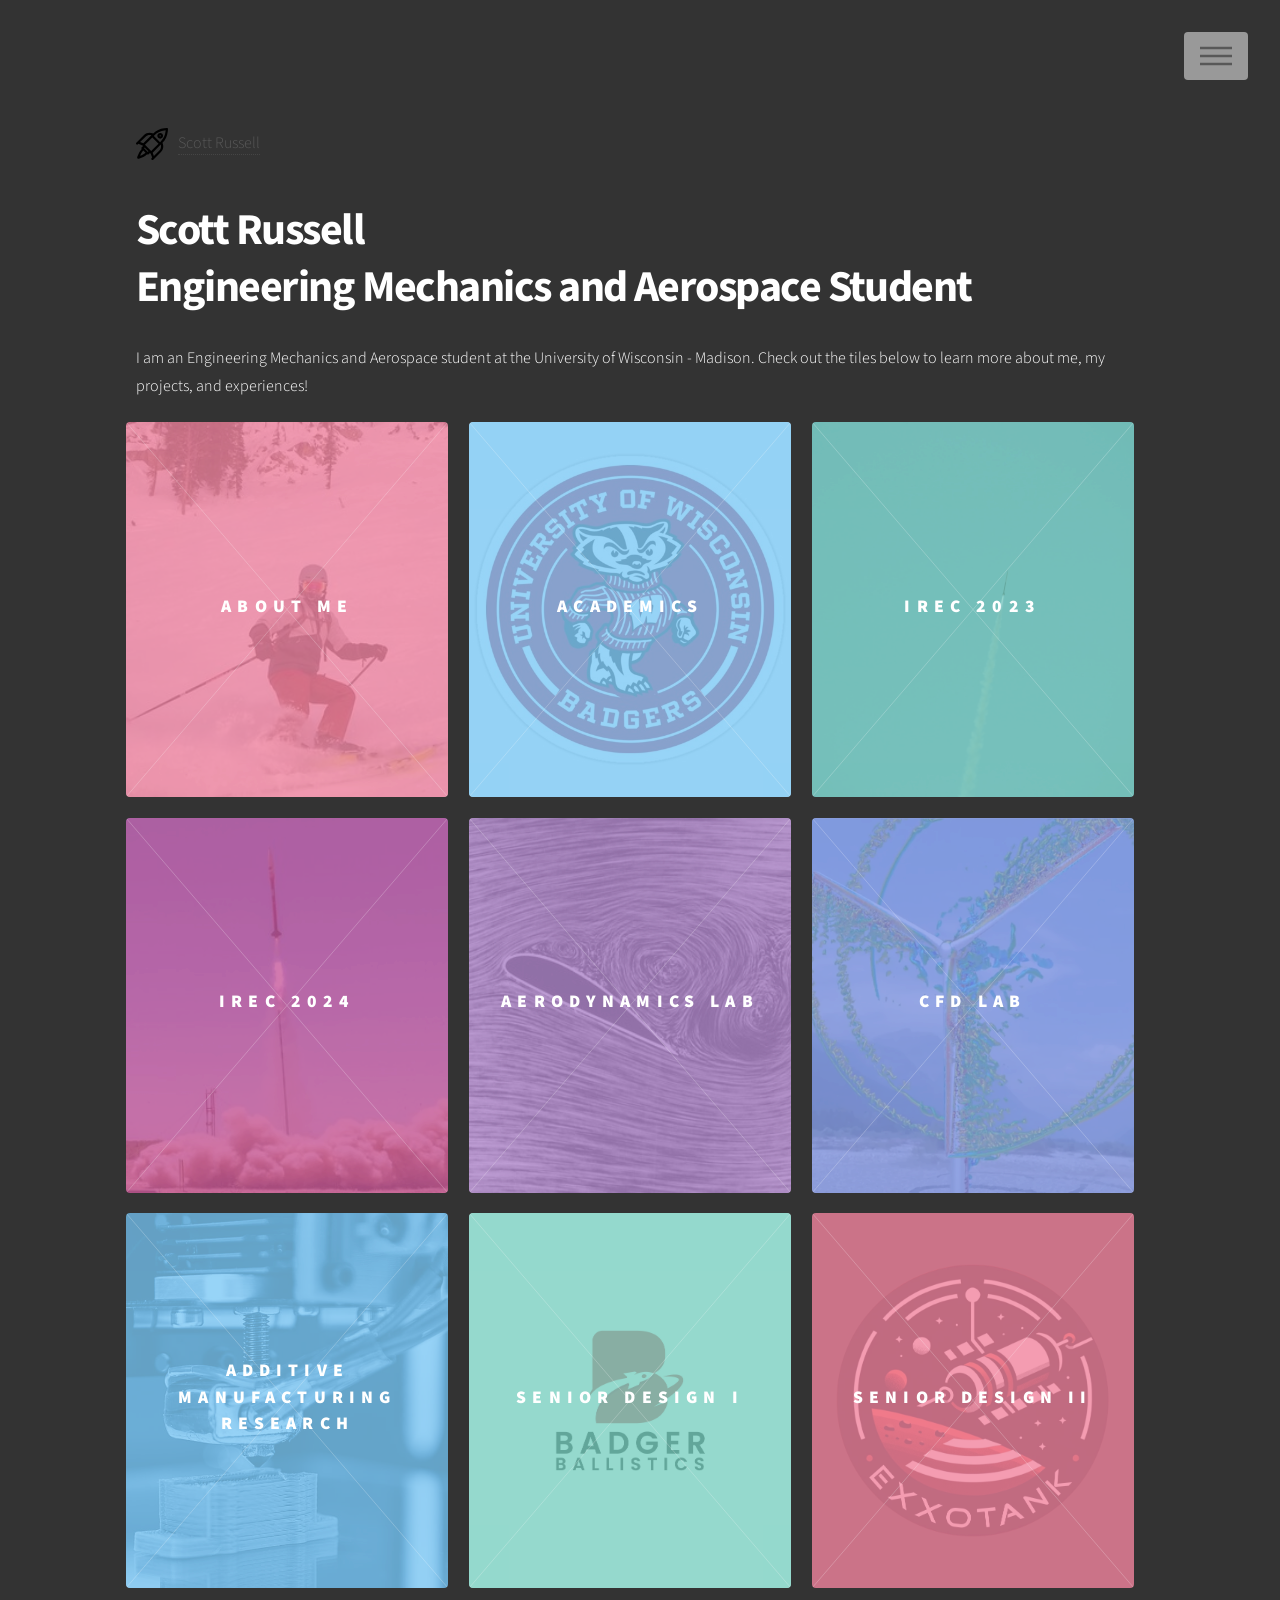
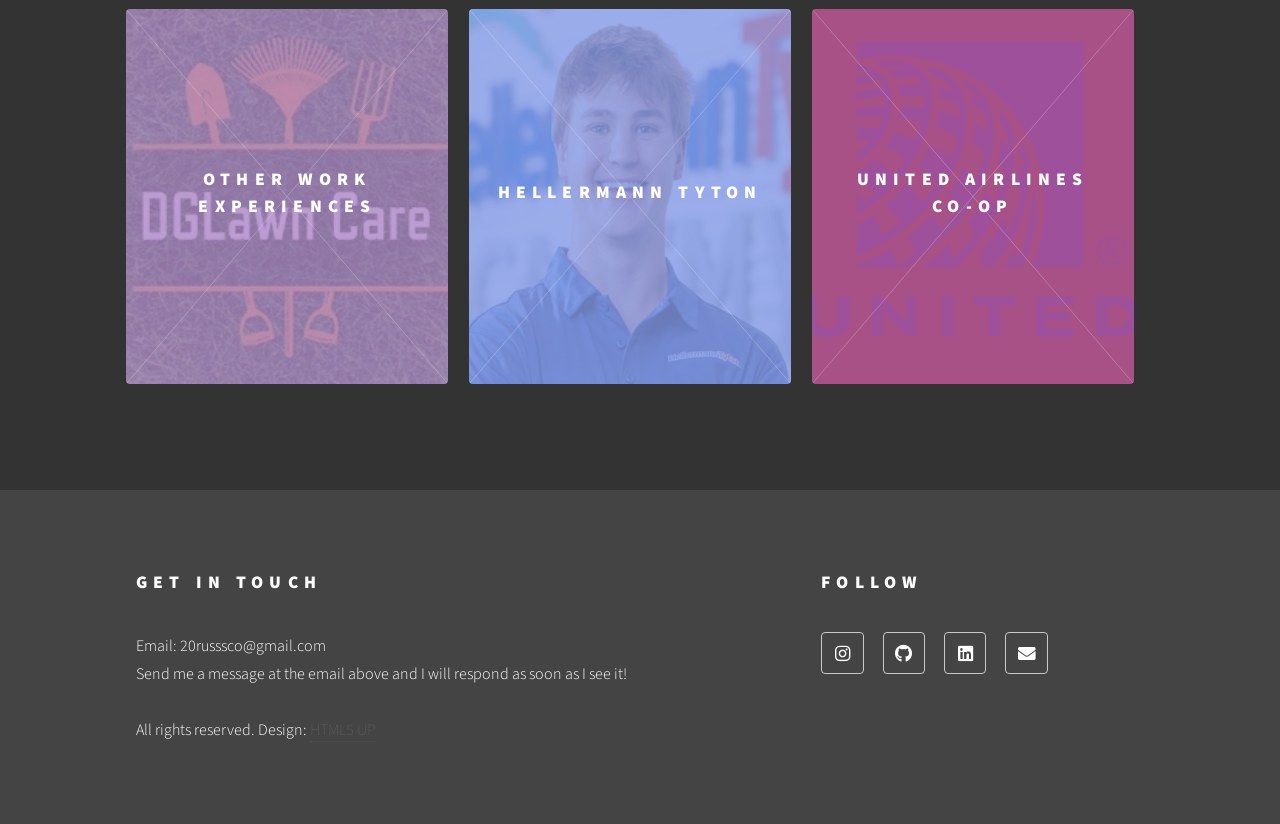
<file: index.html>
<!DOCTYPE HTML>
<!--
    Phantom by HTML5 UP
    html5up.net | @ajlkn
    Free for personal and commercial use under the CCA 3.0 license (html5up.net/license)
-->
<html>
<head>
    <title>Scott Russell</title>
    <meta charset="utf-8" />
    <meta name="viewport" content="width=device-width, initial-scale=1, user-scalable=no" />
    <link rel="stylesheet" href="assets/css/main.css" />
    <noscript><link rel="stylesheet" href="assets/css/noscript.css" /></noscript>

    <style>
        .tiles {
            display: flex;
            flex-wrap: wrap;
        }
        .tiles article {
            flex: 1 1 30%;
            margin: 1%;
            box-sizing: border-box;
        }
        .tiles .image {
            width: 100%;
            height: 375px;
            overflow: hidden;
        }
        .tiles .image img {
            width: 100%;
            height: 100%;
            object-fit: cover;
        }
    </style>
</head>
<body class="is-preload">
    <!-- Wrapper -->
    <div id="wrapper">

        <!-- Header -->
        <header id="header">
            <div class="inner">

                <!-- Logo -->
                <a href="index.html" class="logo">
                    <span class="symbol"><img src="images/rocket-svgrepo-com.svg" alt="" /></span><span class="title"><a href="index.html">Scott Russell</a></span>
                </a>

                <!-- Nav -->
                <nav>
                    <ul>
                        <li><a href="#menu">Menu</a></li>
                    </ul>
                </nav>

            </div>
        </header>

        <!-- Menu -->
        <nav id="menu">
            <h2>Menu</h2>
            <ul>
                <li><a href="index.html">Home</a></li>
				<li><a href="aboutme.html">About Me</a></li>
				<li><a href="academics.html">Academics</a></li>
                <li><a href="irec2024.html">IREC 2024</a></li>
                <li><a href="irec2023.html">IREC 2023</a></li>
                <li><a href="aerolab.html">Aerodynamics Lab</a></li>
				<li><a href="cfd.html">CFD Lab</a></li>
				<li><a href="ADD_lab.html">Additive Manufacturing Research</a></li>
                <li><a href="seniordesign1.html">Senior Design I</a></li>
				<li><a href="seniordesign2.html">Senior Design II</a></li>
                <li><a href="hellermanntyton.html">HellermannTyton</a></li>
				<li><a href="unitedairlines.html">United Airlines</a></li>
				<li><a href="otherworkexperience.html">Other Work Experience</a></li>
                <li><a href="elements.html">Elements</a></li>
            </ul>
        </nav>

        <!-- Main -->
        <div id="main">
            <div class="inner">
                <header>
                    <h1>Scott Russell<br />
                    Engineering Mechanics and Aerospace Student</h1>
                    <p>I am an Engineering Mechanics and Aerospace student at the University of Wisconsin - Madison. Check out the tiles below to learn more about me, my projects, and experiences!</p>
                </header>
                <section class="tiles">
                    <article class="style1">
                        <span class="image">
                            <img src="images/rsz_img_4784.jpg" alt="" />
                        </span>
                        <a href="aboutme.html">
                            <h2>About Me</h2>
                            <div class="content">
                                <p>Click here to learn about me and my hobbies.</p>
                            </div>
                        </a>
                    </article>
                    <article class="style2">
                        <span class="image">
                            <img src="images/uw_badger_logo.jpg" alt="" />
                        </span>
                        <a href="academics.html">
                            <h2>Academics</h2>
                            <div class="content">
                                <p>Engineering Mechanics and Aerospace Student</p>
                            </div>
                        </a>
                    </article>
                    <article class="style3">
                        <span class="image">
                            <img src="images/irec2023.jpeg" alt="" />
                        </span>
                        <a href="irec2023.html">
                            <h2>IREC 2023</h2>
                            <div class="content">
                                <p>Avionics Team Lead</p>
                            </div>
                        </a>
                    </article>
                    <article class="style4">
                        <span class="image">
                            <img src="images/rsz_img_0136.jpg" alt="" />
                        </span>
                        <a href="irec2024.html">
                            <h2>IREC 2024</h2>
                            <div class="content">
                                <p>Avionics and Air-Brake Development Lead</p>
                            </div>
                        </a>
                    </article>
                    <article class="style5">
                        <span class="image">
                            <img src="images/rsz_airfoil_flow_separation.jpg" alt="" />
                        </span>
                        <a href="aerolab.html">
                            <h2>Aerodynamics Lab</h2>
                            <div class="content">
                                <p>Study of NACA 2412 Airfoil</p>
                            </div>
                        </a>
                    </article>
                    <article class="style6">
                        <span class="image">
                            <img src="images/PowerFlow-CFD-Wind-Turbine.webp" alt="" />
                        </span>
                        <a href="cfd.html">
                            <h2>CFD Lab</h2>
                            <div class="content">
                                <p>Undergraduate Research Assistant</p>
                            </div>
                        </a>
                    </article>
                    <article class="style2">
                        <span class="image">
                            <img src="images/AdditiveManufacturing.jpg" alt="" />
                        </span>
                        <a href="ADD_lab.html">
                            <h2>Additive Manufacturing Research</h2>
                            <div class="content">
                                <p>Undergraduate Research Assistant</p>
                            </div>
                        </a>
                    </article>
                    <article class="style3">
                        <span class="image">
                            <img src="images/Badger Ballistics logo_B3.jpg" alt="" />
                        </span>
                        <a href="seniordesign1.html">
                            <h2>Senior Design I</h2>
                            <div class="content">
                                <p>Hybrid Rocket Engine Test Stand</p>
                            </div>
                        </a>
                    </article>
                    <article class="style1">
                        <span class="image">
                            <img src="images/ExxoTank.png" alt="" />
                        </span>
                        <a href="seniordesign2.html">
                            <h2>Senior Design II</h2>
                            <div class="content">
                                <p>Starship Refueling Satellite</p>
                            </div>
                        </a>
                    </article>
                    <article class="style5">
                        <span class="image">
                            <img src="images/dglawncare_logo" alt="" />
                        </span>
                        <a href="otherworkexperience.html">
                            <h2>Other Work Experiences</h2>
                            <div class="content">
                                <p>Experiences ranging from lawn care to factory work</p>
                            </div>
                        </a>
                    </article>
                    <article class="style6">
                        <span class="image">
                            <img src="images/rsz_1scott_russell_cropped.jpg" alt="" />
                        </span>
                        <a href="hellermanntyton.html">
                            <h2>Hellermann Tyton</h2>
                            <div class="content">
                                <p>Engineering Detailer Intern</p>
                            </div>
                        </a>
                    </article>
                    <article class="style4">
                        <span class="image">
                            <img src="images/united_airlines_logo.png" alt="" />
                        </span>
                        <a href="unitedairlines.html">
                            <h2>United Airlines</h2>
							<h2>Co-op</h2>
                            <div class="content">
                                <p>Systems Engineering Intern</p>
                            </div>
                        </a>
                    </article>
                </section>
            </div>
        </div>

        <!-- Footer -->
        <footer id="footer">
            <div class="inner">
                <section>
                    <h2>Get in touch</h2>
                    <!-- 
					<form method="post" action="#">
                        <div class="fields">
                            <div class="field half">
                                <input type="text" name="name" id="name" placeholder="Name" />
                            </div>
                            <div class="field half">
                                <input type="email" name="email" id="email" placeholder="Email" />
                            </div>
                            <div class="field">
                                <textarea name="message" id="message" placeholder="Message"></textarea>
                            </div>
                        </div>
                        <ul class="actions">
                            <li><input type="submit" value="Send" class="primary" /></li>
                        </ul>
                    </form>
					-->
					<p>Email: 20russsco@gmail.com<br>Send me a message at the email above and I will respond as soon as I see it!<br>  </p>
                </section>
                <section>
                    <h2>Follow</h2>
                    <ul class="icons">
                        <!--<li><a href="#" class="icon brands style2 fa-twitter"><span class="label">Twitter</span></a></li>-->
                        <!--<li><a href="#" class="icon brands style2 fa-facebook-f"><span class="label">Facebook</span></a></li>-->
                        <li><a href="https://www.instagram.com/scottyaruss/" class="icon brands style2 fa-instagram"><span class="label">Instagram</span></a></li>
                        <!--<li><a href="#" class="icon brands style2 fa-dribbble"><span class="label">Dribbble</span></a></li>-->
                        <li><a href="https://github.com/20russsco" class="icon brands style2 fa-github"><span class="label">GitHub</span></a></li>
                        <li><a href="https://www.linkedin.com/in/scott-russell-471b67250/" class="icon brands style2 fa-linkedin"><span class="label">LinkedIn</span></a></li>
                        <!--<li><a href="#" class="icon solid style2 fa-phone"><span class="label">Phone</span></a></li>-->
                        <li><a href="20russsco@gmail.com" class="icon solid style2 fa-envelope"><span class="label">Email</span></a></li>
                    </ul>
                </section>
                    <p><br>All rights reserved. Design: <a href="http://html5up.net">HTML5 UP</a></p>
            </div>
        </footer>

    </div>

    <!-- Scripts -->
    <script src="assets/js/jquery.min.js"></script>
    <script src="assets/js/browser.min.js"></script>
    <script src="assets/js/breakpoints.min.js"></script>
    <script src="assets/js/util.js"></script>
    <script src="assets/js/main.js"></script>
</body>
</html>
</file>
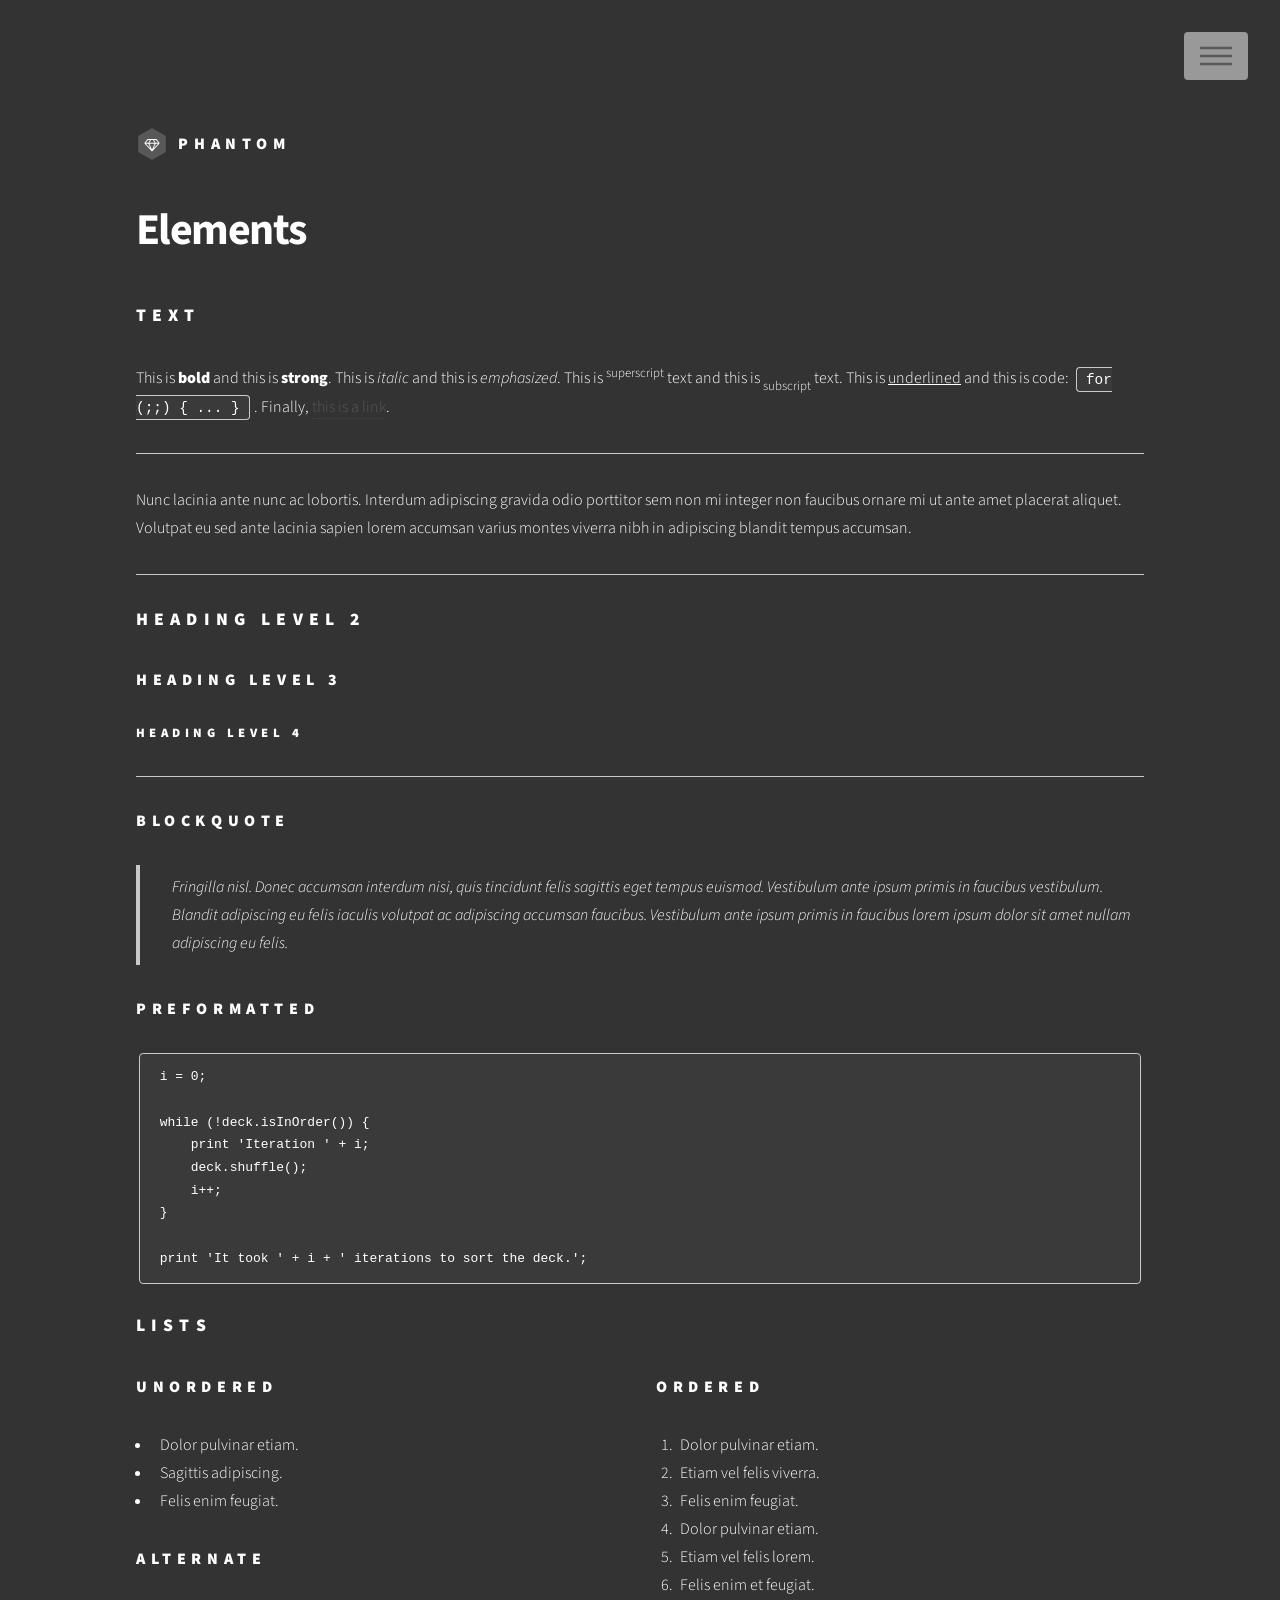
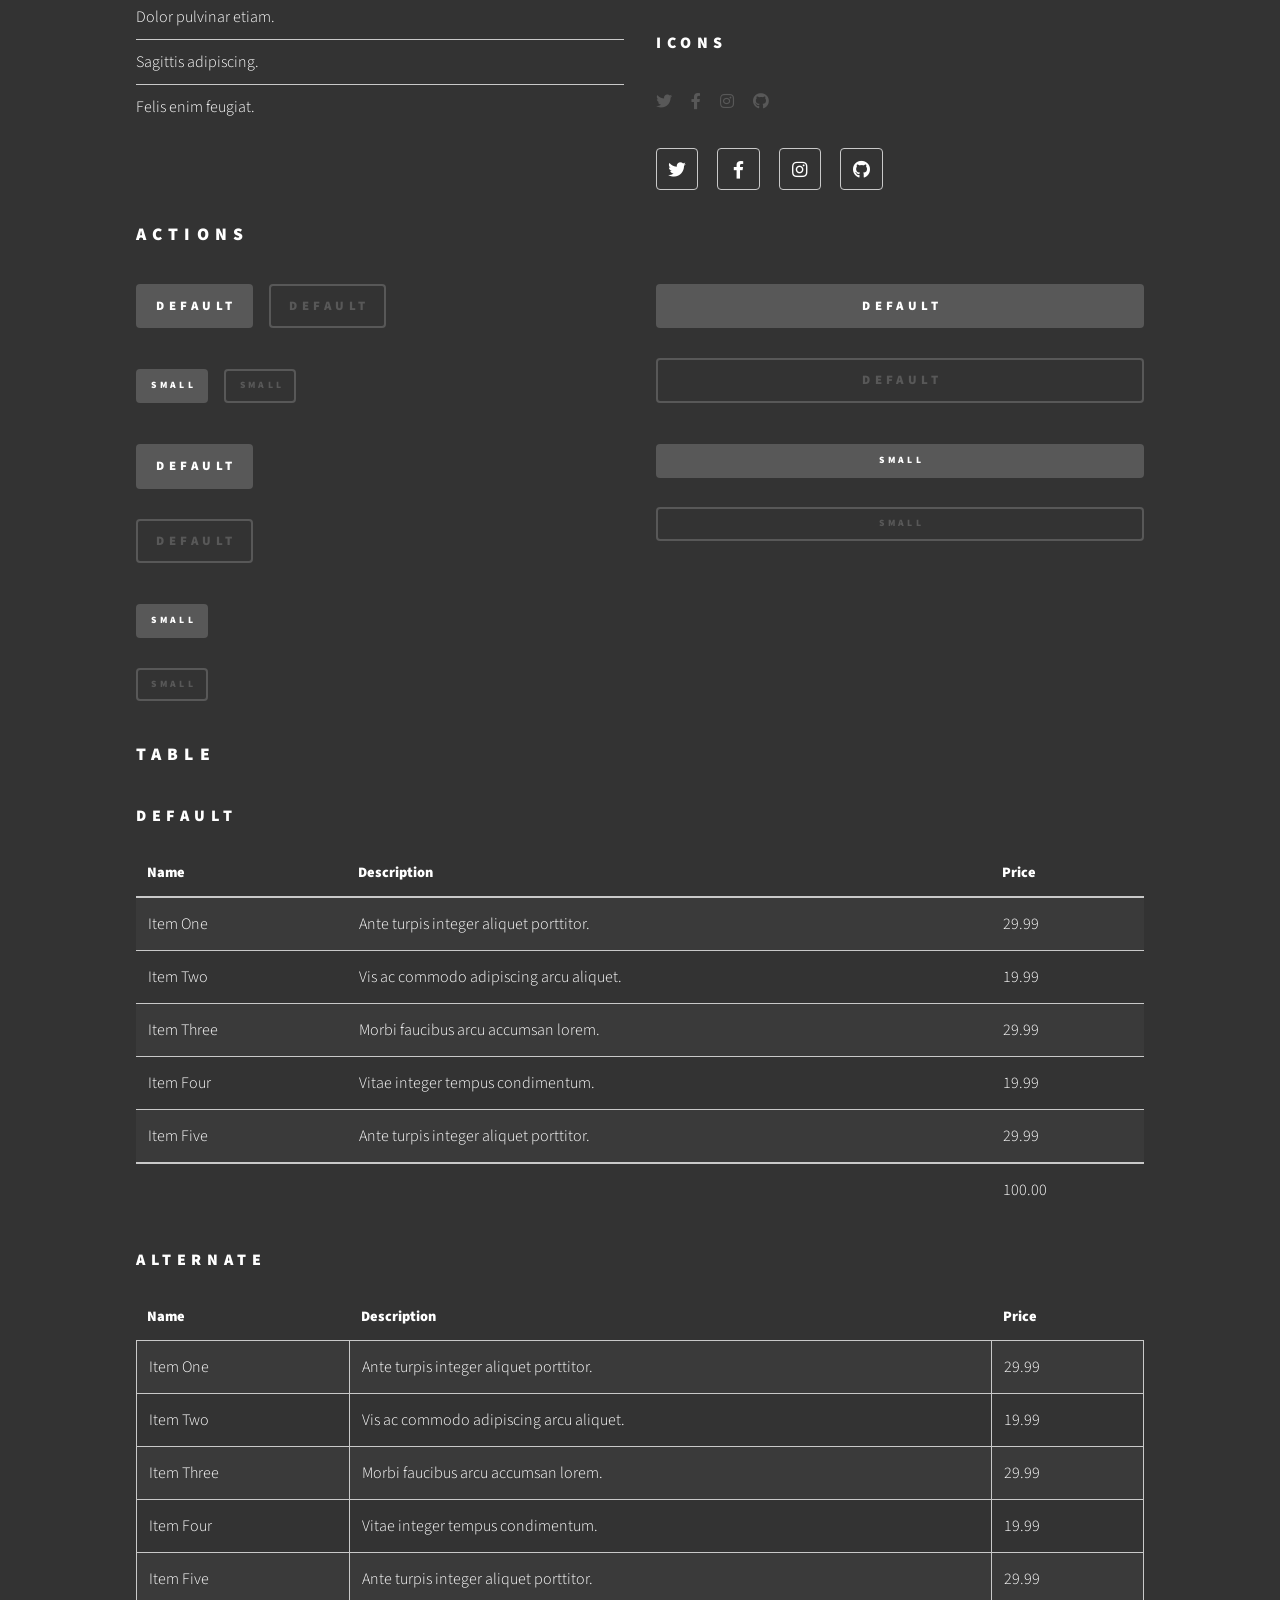
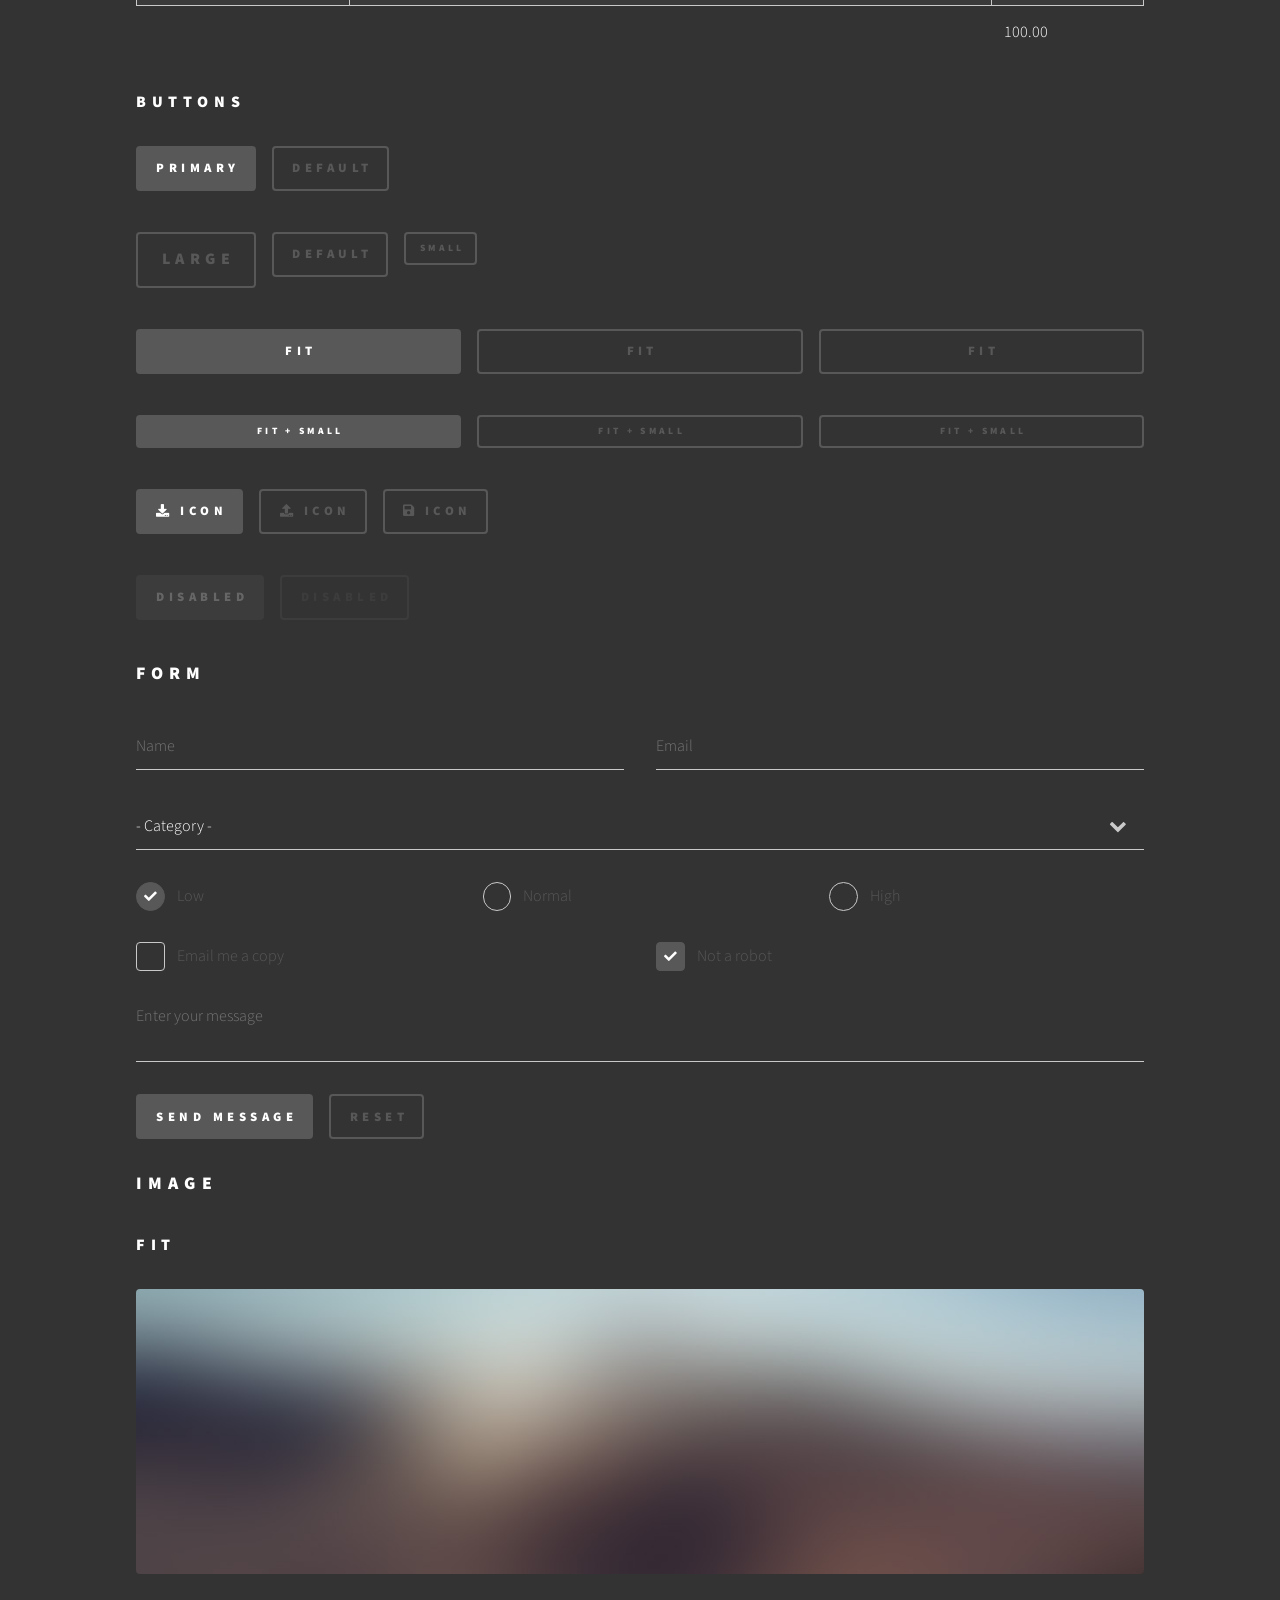
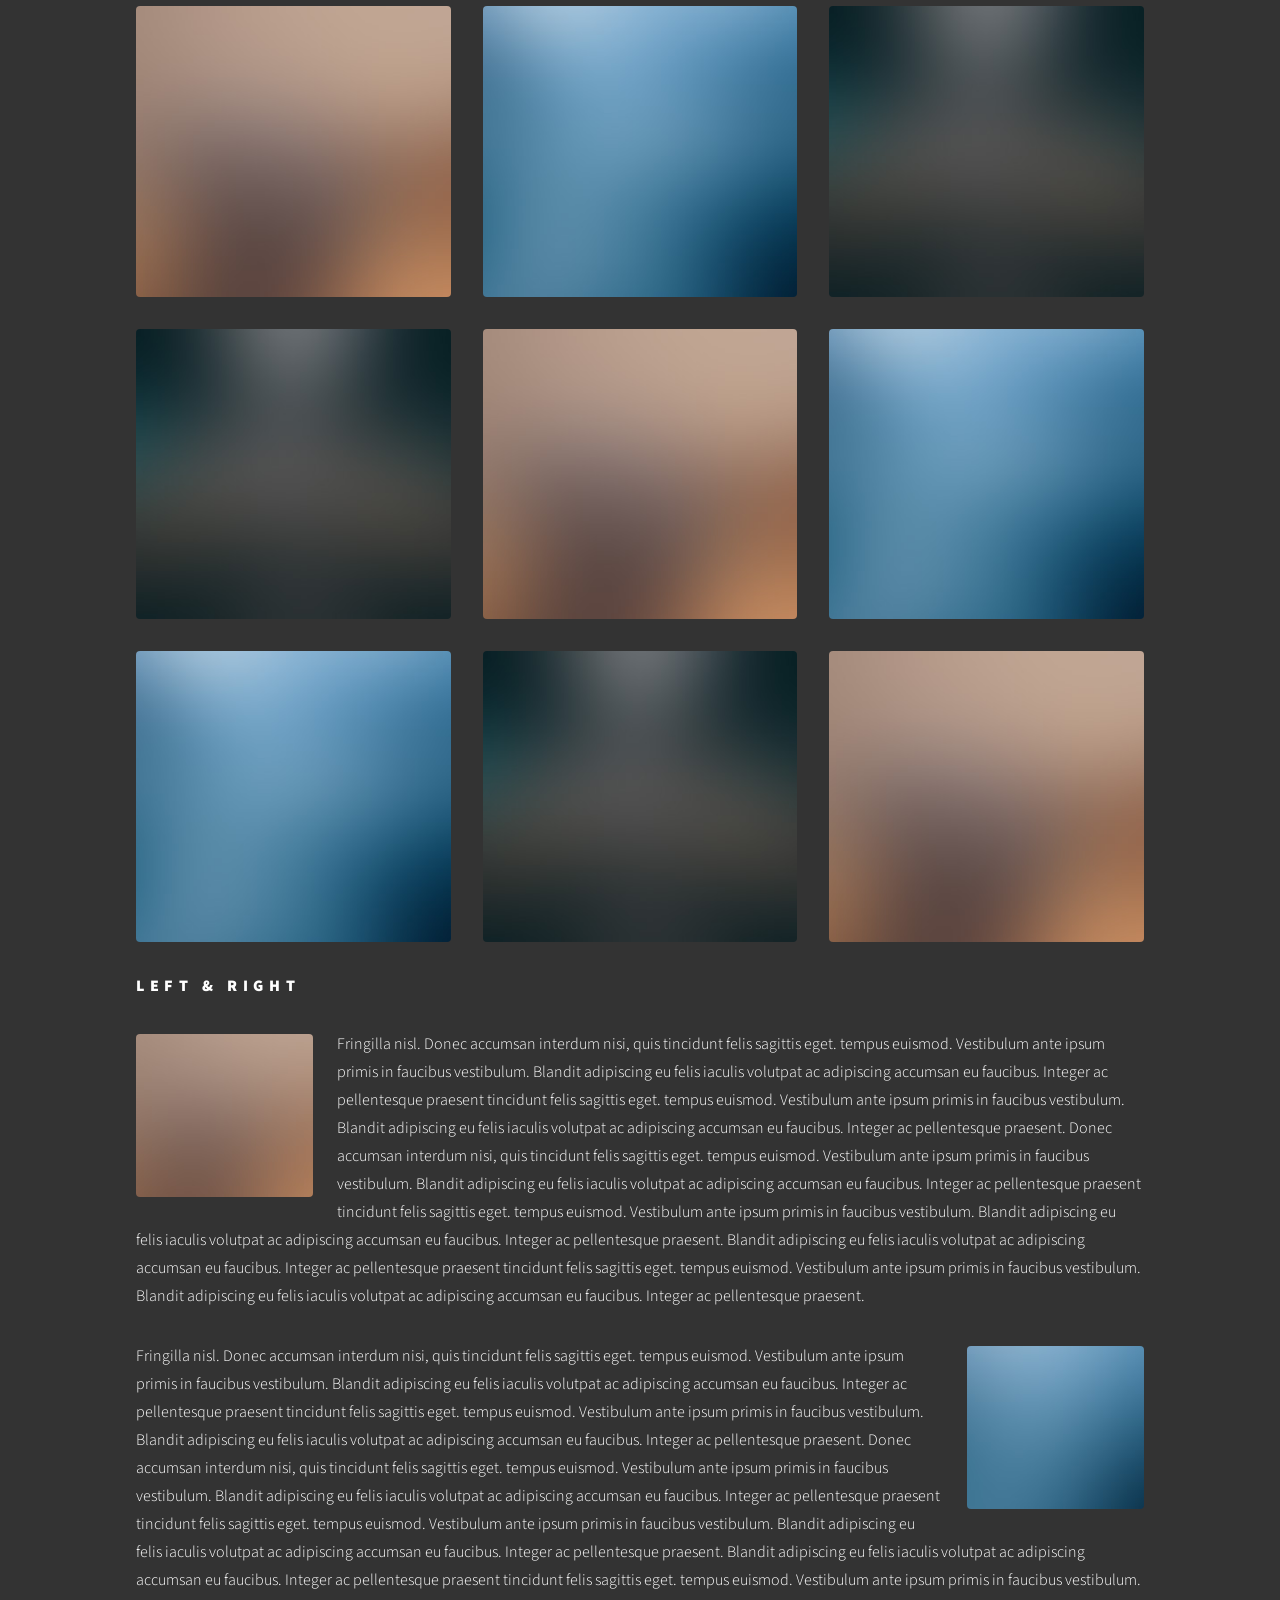
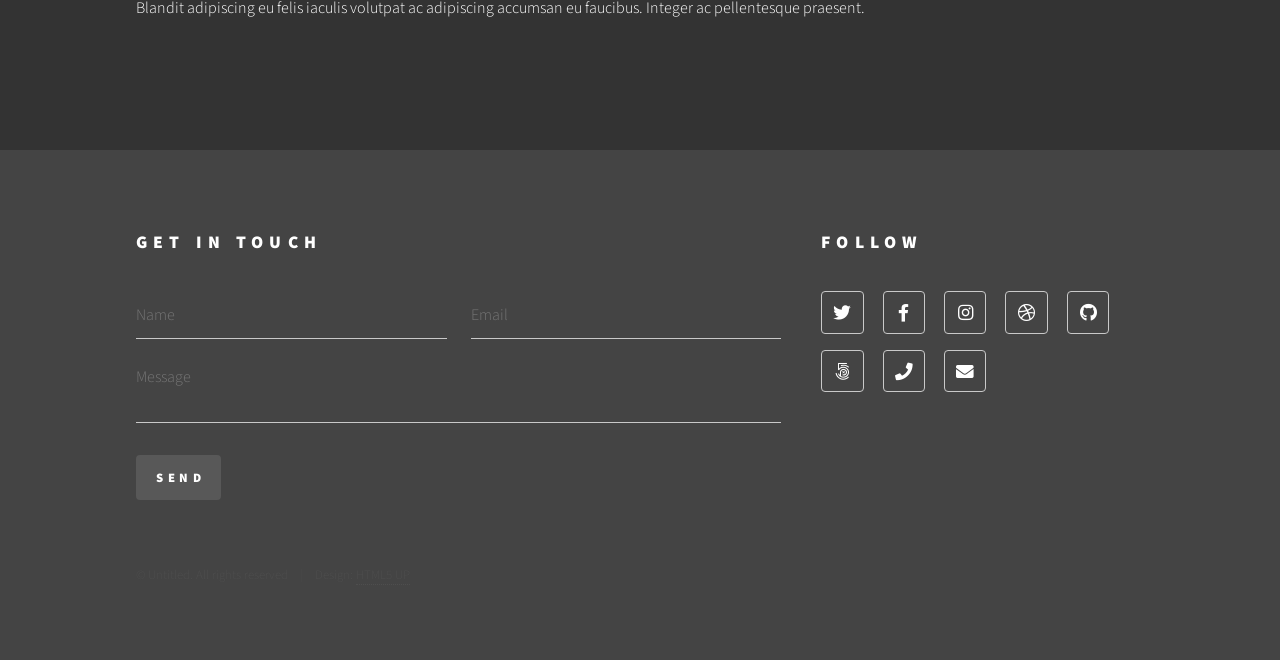
<file: elements.html>
<!DOCTYPE HTML>
<!--
	Phantom by HTML5 UP
	html5up.net | @ajlkn
	Free for personal and commercial use under the CCA 3.0 license (html5up.net/license)
-->
<html>
	<head>
		<title>Elements - Phantom by HTML5 UP</title>
		<meta charset="utf-8" />
		<meta name="viewport" content="width=device-width, initial-scale=1, user-scalable=no" />
		<link rel="stylesheet" href="assets/css/main.css" />
		<noscript><link rel="stylesheet" href="assets/css/noscript.css" /></noscript>
	</head>
	<body class="is-preload">
		<!-- Wrapper -->
			<div id="wrapper">

				<!-- Header -->
					<header id="header">
						<div class="inner">

							<!-- Logo -->
								<a href="index.html" class="logo">
									<span class="symbol"><img src="images/logo.svg" alt="" /></span><span class="title">Phantom</span>
								</a>

							<!-- Nav -->
								<nav>
									<ul>
										<li><a href="#menu">Menu</a></li>
									</ul>
								</nav>

						</div>
					</header>

				<!-- Menu -->
					<nav id="menu">
						<h2>Menu</h2>
						<ul>
							<li><a href="index.html">Home</a></li>
							<li><a href="generic.html">Ipsum veroeros</a></li>
							<li><a href="generic.html">Tempus etiam</a></li>
							<li><a href="generic.html">Consequat dolor</a></li>
							<li><a href="elements.html">Elements</a></li>
						</ul>
					</nav>

				<!-- Main -->
					<div id="main">
						<div class="inner">
							<h1>Elements</h1>

							<!-- Text -->
								<section>
									<h2>Text</h2>
									<p>This is <b>bold</b> and this is <strong>strong</strong>. This is <i>italic</i> and this is <em>emphasized</em>.
									This is <sup>superscript</sup> text and this is <sub>subscript</sub> text.
									This is <u>underlined</u> and this is code: <code>for (;;) { ... }</code>. Finally, <a href="#">this is a link</a>.</p>
									<hr />
									<p>Nunc lacinia ante nunc ac lobortis. Interdum adipiscing gravida odio porttitor sem non mi integer non faucibus ornare mi ut ante amet placerat aliquet. Volutpat eu sed ante lacinia sapien lorem accumsan varius montes viverra nibh in adipiscing blandit tempus accumsan.</p>
									<hr />
									<h2>Heading Level 2</h2>
									<h3>Heading Level 3</h3>
									<h4>Heading Level 4</h4>
									<hr />
									<h3>Blockquote</h3>
									<blockquote>Fringilla nisl. Donec accumsan interdum nisi, quis tincidunt felis sagittis eget tempus euismod. Vestibulum ante ipsum primis in faucibus vestibulum. Blandit adipiscing eu felis iaculis volutpat ac adipiscing accumsan faucibus. Vestibulum ante ipsum primis in faucibus lorem ipsum dolor sit amet nullam adipiscing eu felis.</blockquote>
									<h3>Preformatted</h3>
									<pre><code>i = 0;

while (!deck.isInOrder()) {
    print 'Iteration ' + i;
    deck.shuffle();
    i++;
}

print 'It took ' + i + ' iterations to sort the deck.';</code></pre>
								</section>

							<!-- Lists -->
								<section>
									<h2>Lists</h2>
									<div class="row">
										<div class="col-6 col-12-medium">
											<h3>Unordered</h3>
											<ul>
												<li>Dolor pulvinar etiam.</li>
												<li>Sagittis adipiscing.</li>
												<li>Felis enim feugiat.</li>
											</ul>
											<h3>Alternate</h3>
											<ul class="alt">
												<li>Dolor pulvinar etiam.</li>
												<li>Sagittis adipiscing.</li>
												<li>Felis enim feugiat.</li>
											</ul>
										</div>
										<div class="col-6 col-12-medium">
											<h3>Ordered</h3>
											<ol>
												<li>Dolor pulvinar etiam.</li>
												<li>Etiam vel felis viverra.</li>
												<li>Felis enim feugiat.</li>
												<li>Dolor pulvinar etiam.</li>
												<li>Etiam vel felis lorem.</li>
												<li>Felis enim et feugiat.</li>
											</ol>
											<h3>Icons</h3>
											<ul class="icons">
												<li><a href="#" class="icon brands style1 fa-twitter"><span class="label">Twitter</span></a></li>
												<li><a href="#" class="icon brands style1 fa-facebook-f"><span class="label">Facebook</span></a></li>
												<li><a href="#" class="icon brands style1 fa-instagram"><span class="label">Instagram</span></a></li>
												<li><a href="#" class="icon brands style1 fa-github"><span class="label">Github</span></a></li>
											</ul>
											<ul class="icons">
												<li><a href="#" class="icon brands style2 fa-twitter"><span class="label">Twitter</span></a></li>
												<li><a href="#" class="icon brands style2 fa-facebook-f"><span class="label">Facebook</span></a></li>
												<li><a href="#" class="icon brands style2 fa-instagram"><span class="label">Instagram</span></a></li>
												<li><a href="#" class="icon brands style2 fa-github"><span class="label">Github</span></a></li>
											</ul>
										</div>
									</div>
									<h2>Actions</h2>
									<div class="row">
										<div class="col-6 col-12-medium">
											<ul class="actions">
												<li><a href="#" class="button primary">Default</a></li>
												<li><a href="#" class="button">Default</a></li>
											</ul>
											<ul class="actions small">
												<li><a href="#" class="button primary small">Small</a></li>
												<li><a href="#" class="button small">Small</a></li>
											</ul>
											<ul class="actions stacked">
												<li><a href="#" class="button primary">Default</a></li>
												<li><a href="#" class="button">Default</a></li>
											</ul>
											<ul class="actions stacked">
												<li><a href="#" class="button primary small">Small</a></li>
												<li><a href="#" class="button small">Small</a></li>
											</ul>
										</div>
										<div class="col-6 col-12-medium">
											<ul class="actions stacked">
												<li><a href="#" class="button primary fit">Default</a></li>
												<li><a href="#" class="button fit">Default</a></li>
											</ul>
											<ul class="actions stacked">
												<li><a href="#" class="button primary small fit">Small</a></li>
												<li><a href="#" class="button small fit">Small</a></li>
											</ul>
										</div>
									</div>
								</section>

							<!-- Table -->
								<section>
									<h2>Table</h2>
									<h3>Default</h3>
									<div class="table-wrapper">
										<table>
											<thead>
												<tr>
													<th>Name</th>
													<th>Description</th>
													<th>Price</th>
												</tr>
											</thead>
											<tbody>
												<tr>
													<td>Item One</td>
													<td>Ante turpis integer aliquet porttitor.</td>
													<td>29.99</td>
												</tr>
												<tr>
													<td>Item Two</td>
													<td>Vis ac commodo adipiscing arcu aliquet.</td>
													<td>19.99</td>
												</tr>
												<tr>
													<td>Item Three</td>
													<td> Morbi faucibus arcu accumsan lorem.</td>
													<td>29.99</td>
												</tr>
												<tr>
													<td>Item Four</td>
													<td>Vitae integer tempus condimentum.</td>
													<td>19.99</td>
												</tr>
												<tr>
													<td>Item Five</td>
													<td>Ante turpis integer aliquet porttitor.</td>
													<td>29.99</td>
												</tr>
											</tbody>
											<tfoot>
												<tr>
													<td colspan="2"></td>
													<td>100.00</td>
												</tr>
											</tfoot>
										</table>
									</div>

									<h3>Alternate</h3>
									<div class="table-wrapper">
										<table class="alt">
											<thead>
												<tr>
													<th>Name</th>
													<th>Description</th>
													<th>Price</th>
												</tr>
											</thead>
											<tbody>
												<tr>
													<td>Item One</td>
													<td>Ante turpis integer aliquet porttitor.</td>
													<td>29.99</td>
												</tr>
												<tr>
													<td>Item Two</td>
													<td>Vis ac commodo adipiscing arcu aliquet.</td>
													<td>19.99</td>
												</tr>
												<tr>
													<td>Item Three</td>
													<td> Morbi faucibus arcu accumsan lorem.</td>
													<td>29.99</td>
												</tr>
												<tr>
													<td>Item Four</td>
													<td>Vitae integer tempus condimentum.</td>
													<td>19.99</td>
												</tr>
												<tr>
													<td>Item Five</td>
													<td>Ante turpis integer aliquet porttitor.</td>
													<td>29.99</td>
												</tr>
											</tbody>
											<tfoot>
												<tr>
													<td colspan="2"></td>
													<td>100.00</td>
												</tr>
											</tfoot>
										</table>
									</div>
								</section>

							<!-- Buttons -->
								<section>
									<h3>Buttons</h3>
									<ul class="actions">
										<li><a href="#" class="button primary">Primary</a></li>
										<li><a href="#" class="button">Default</a></li>
									</ul>
									<ul class="actions">
										<li><a href="#" class="button large">Large</a></li>
										<li><a href="#" class="button">Default</a></li>
										<li><a href="#" class="button small">Small</a></li>
									</ul>
									<ul class="actions fit">
										<li><a href="#" class="button primary fit">Fit</a></li>
										<li><a href="#" class="button fit">Fit</a></li>
										<li><a href="#" class="button fit">Fit</a></li>
									</ul>
									<ul class="actions fit small">
										<li><a href="#" class="button primary fit small">Fit + Small</a></li>
										<li><a href="#" class="button fit small">Fit + Small</a></li>
										<li><a href="#" class="button fit small">Fit + Small</a></li>
									</ul>
									<ul class="actions">
										<li><a href="#" class="button primary icon solid fa-download">Icon</a></li>
										<li><a href="#" class="button icon solid fa-upload">Icon</a></li>
										<li><a href="#" class="button icon solid fa-save">Icon</a></li>
									</ul>
									<ul class="actions">
										<li><span class="button primary disabled">Disabled</span></li>
										<li><span class="button disabled">Disabled</span></li>
									</ul>
								</section>

							<!-- Form -->
								<section>
									<h2>Form</h2>
									<form method="post" action="#">
										<div class="row gtr-uniform">
											<div class="col-6 col-12-xsmall">
												<input type="text" name="demo-name" id="demo-name" value="" placeholder="Name" />
											</div>
											<div class="col-6 col-12-xsmall">
												<input type="email" name="demo-email" id="demo-email" value="" placeholder="Email" />
											</div>
											<div class="col-12">
												<select name="demo-category" id="demo-category">
													<option value="">- Category -</option>
													<option value="1">Manufacturing</option>
													<option value="1">Shipping</option>
													<option value="1">Administration</option>
													<option value="1">Human Resources</option>
												</select>
											</div>
											<div class="col-4 col-12-small">
												<input type="radio" id="demo-priority-low" name="demo-priority" checked>
												<label for="demo-priority-low">Low</label>
											</div>
											<div class="col-4 col-12-small">
												<input type="radio" id="demo-priority-normal" name="demo-priority">
												<label for="demo-priority-normal">Normal</label>
											</div>
											<div class="col-4 col-12-small">
												<input type="radio" id="demo-priority-high" name="demo-priority">
												<label for="demo-priority-high">High</label>
											</div>
											<div class="col-6 col-12-small">
												<input type="checkbox" id="demo-copy" name="demo-copy">
												<label for="demo-copy">Email me a copy</label>
											</div>
											<div class="col-6 col-12-small">
												<input type="checkbox" id="demo-human" name="demo-human" checked>
												<label for="demo-human">Not a robot</label>
											</div>
											<div class="col-12">
												<textarea name="demo-message" id="demo-message" placeholder="Enter your message" rows="6"></textarea>
											</div>
											<div class="col-12">
												<ul class="actions">
													<li><input type="submit" value="Send Message" class="primary" /></li>
													<li><input type="reset" value="Reset" /></li>
												</ul>
											</div>
										</div>
									</form>
								</section>

							<!-- Image -->
								<section>
									<h2>Image</h2>
									<h3>Fit</h3>
									<div class="box alt">
										<div class="row gtr-uniform">
											<div class="col-12"><span class="image fit"><img src="images/pic13.jpg" alt="" /></span></div>
											<div class="col-4"><span class="image fit"><img src="images/pic01.jpg" alt="" /></span></div>
											<div class="col-4"><span class="image fit"><img src="images/pic02.jpg" alt="" /></span></div>
											<div class="col-4"><span class="image fit"><img src="images/pic03.jpg" alt="" /></span></div>
											<div class="col-4"><span class="image fit"><img src="images/pic03.jpg" alt="" /></span></div>
											<div class="col-4"><span class="image fit"><img src="images/pic01.jpg" alt="" /></span></div>
											<div class="col-4"><span class="image fit"><img src="images/pic02.jpg" alt="" /></span></div>
											<div class="col-4"><span class="image fit"><img src="images/pic02.jpg" alt="" /></span></div>
											<div class="col-4"><span class="image fit"><img src="images/pic03.jpg" alt="" /></span></div>
											<div class="col-4"><span class="image fit"><img src="images/pic01.jpg" alt="" /></span></div>
										</div>
									</div>
									<h3>Left &amp; Right</h3>
									<p><span class="image left"><img src="images/pic14.jpg" alt="" /></span>Fringilla nisl. Donec accumsan interdum nisi, quis tincidunt felis sagittis eget. tempus euismod. Vestibulum ante ipsum primis in faucibus vestibulum. Blandit adipiscing eu felis iaculis volutpat ac adipiscing accumsan eu faucibus. Integer ac pellentesque praesent tincidunt felis sagittis eget. tempus euismod. Vestibulum ante ipsum primis in faucibus vestibulum. Blandit adipiscing eu felis iaculis volutpat ac adipiscing accumsan eu faucibus. Integer ac pellentesque praesent. Donec accumsan interdum nisi, quis tincidunt felis sagittis eget. tempus euismod. Vestibulum ante ipsum primis in faucibus vestibulum. Blandit adipiscing eu felis iaculis volutpat ac adipiscing accumsan eu faucibus. Integer ac pellentesque praesent tincidunt felis sagittis eget. tempus euismod. Vestibulum ante ipsum primis in faucibus vestibulum. Blandit adipiscing eu felis iaculis volutpat ac adipiscing accumsan eu faucibus. Integer ac pellentesque praesent. Blandit adipiscing eu felis iaculis volutpat ac adipiscing accumsan eu faucibus. Integer ac pellentesque praesent tincidunt felis sagittis eget. tempus euismod. Vestibulum ante ipsum primis in faucibus vestibulum. Blandit adipiscing eu felis iaculis volutpat ac adipiscing accumsan eu faucibus. Integer ac pellentesque praesent.</p>
									<p><span class="image right"><img src="images/pic15.jpg" alt="" /></span>Fringilla nisl. Donec accumsan interdum nisi, quis tincidunt felis sagittis eget. tempus euismod. Vestibulum ante ipsum primis in faucibus vestibulum. Blandit adipiscing eu felis iaculis volutpat ac adipiscing accumsan eu faucibus. Integer ac pellentesque praesent tincidunt felis sagittis eget. tempus euismod. Vestibulum ante ipsum primis in faucibus vestibulum. Blandit adipiscing eu felis iaculis volutpat ac adipiscing accumsan eu faucibus. Integer ac pellentesque praesent. Donec accumsan interdum nisi, quis tincidunt felis sagittis eget. tempus euismod. Vestibulum ante ipsum primis in faucibus vestibulum. Blandit adipiscing eu felis iaculis volutpat ac adipiscing accumsan eu faucibus. Integer ac pellentesque praesent tincidunt felis sagittis eget. tempus euismod. Vestibulum ante ipsum primis in faucibus vestibulum. Blandit adipiscing eu felis iaculis volutpat ac adipiscing accumsan eu faucibus. Integer ac pellentesque praesent. Blandit adipiscing eu felis iaculis volutpat ac adipiscing accumsan eu faucibus. Integer ac pellentesque praesent tincidunt felis sagittis eget. tempus euismod. Vestibulum ante ipsum primis in faucibus vestibulum. Blandit adipiscing eu felis iaculis volutpat ac adipiscing accumsan eu faucibus. Integer ac pellentesque praesent.</p>
								</section>

						</div>
					</div>

				<!-- Footer -->
					<footer id="footer">
						<div class="inner">
							<section>
								<h2>Get in touch</h2>
								<form method="post" action="#">
									<div class="fields">
										<div class="field half">
											<input type="text" name="name" id="name" placeholder="Name" />
										</div>
										<div class="field half">
											<input type="email" name="email" id="email" placeholder="Email" />
										</div>
										<div class="field">
											<textarea name="message" id="message" placeholder="Message"></textarea>
										</div>
									</div>
									<ul class="actions">
										<li><input type="submit" value="Send" class="primary" /></li>
									</ul>
								</form>
							</section>
							<section>
								<h2>Follow</h2>
								<ul class="icons">
									<li><a href="#" class="icon brands style2 fa-twitter"><span class="label">Twitter</span></a></li>
									<li><a href="#" class="icon brands style2 fa-facebook-f"><span class="label">Facebook</span></a></li>
									<li><a href="#" class="icon brands style2 fa-instagram"><span class="label">Instagram</span></a></li>
									<li><a href="#" class="icon brands style2 fa-dribbble"><span class="label">Dribbble</span></a></li>
									<li><a href="#" class="icon brands style2 fa-github"><span class="label">GitHub</span></a></li>
									<li><a href="#" class="icon brands style2 fa-500px"><span class="label">500px</span></a></li>
									<li><a href="#" class="icon solid style2 fa-phone"><span class="label">Phone</span></a></li>
									<li><a href="#" class="icon solid style2 fa-envelope"><span class="label">Email</span></a></li>
								</ul>
							</section>
							<ul class="copyright">
								<li>&copy; Untitled. All rights reserved</li><li>Design: <a href="http://html5up.net">HTML5 UP</a></li>
							</ul>
						</div>
					</footer>

			</div>

		<!-- Scripts -->
			<script src="assets/js/jquery.min.js"></script>
			<script src="assets/js/browser.min.js"></script>
			<script src="assets/js/breakpoints.min.js"></script>
			<script src="assets/js/util.js"></script>
			<script src="assets/js/main.js"></script>

	</body>
</html>
</file>
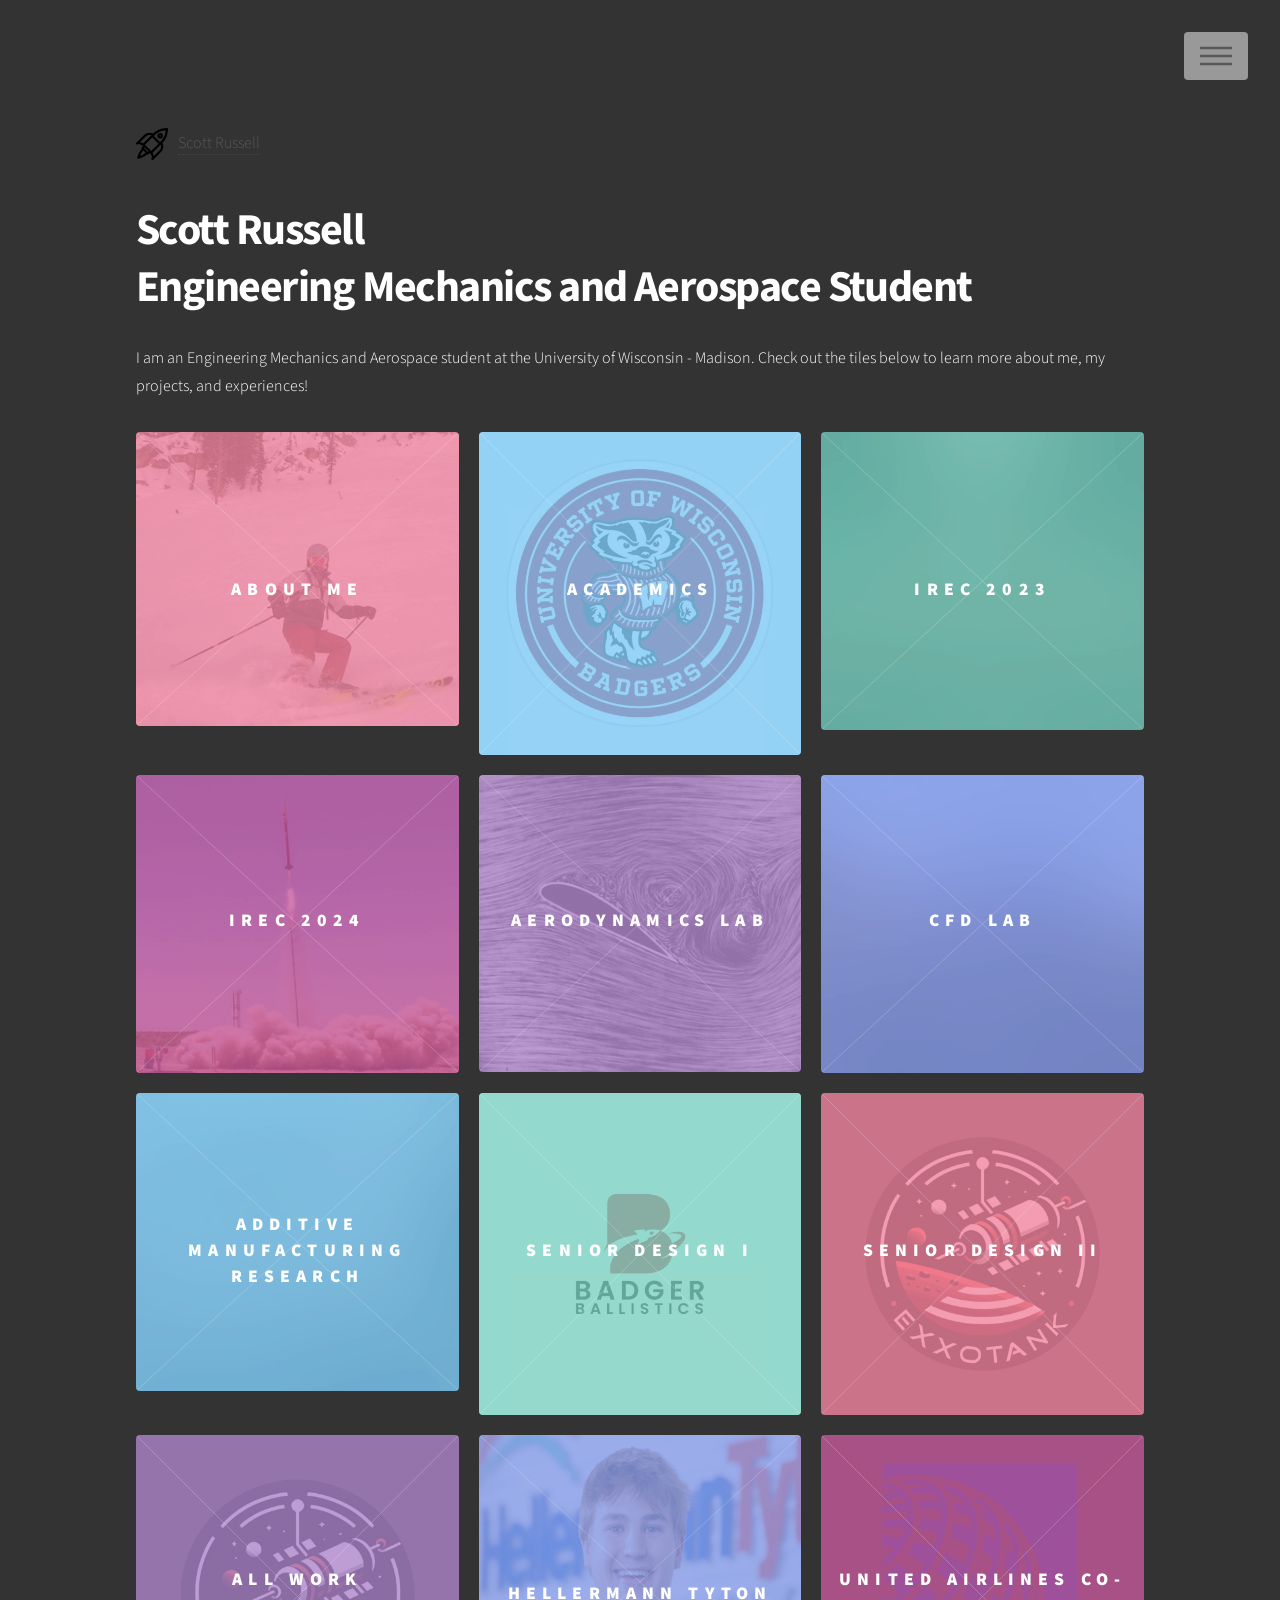
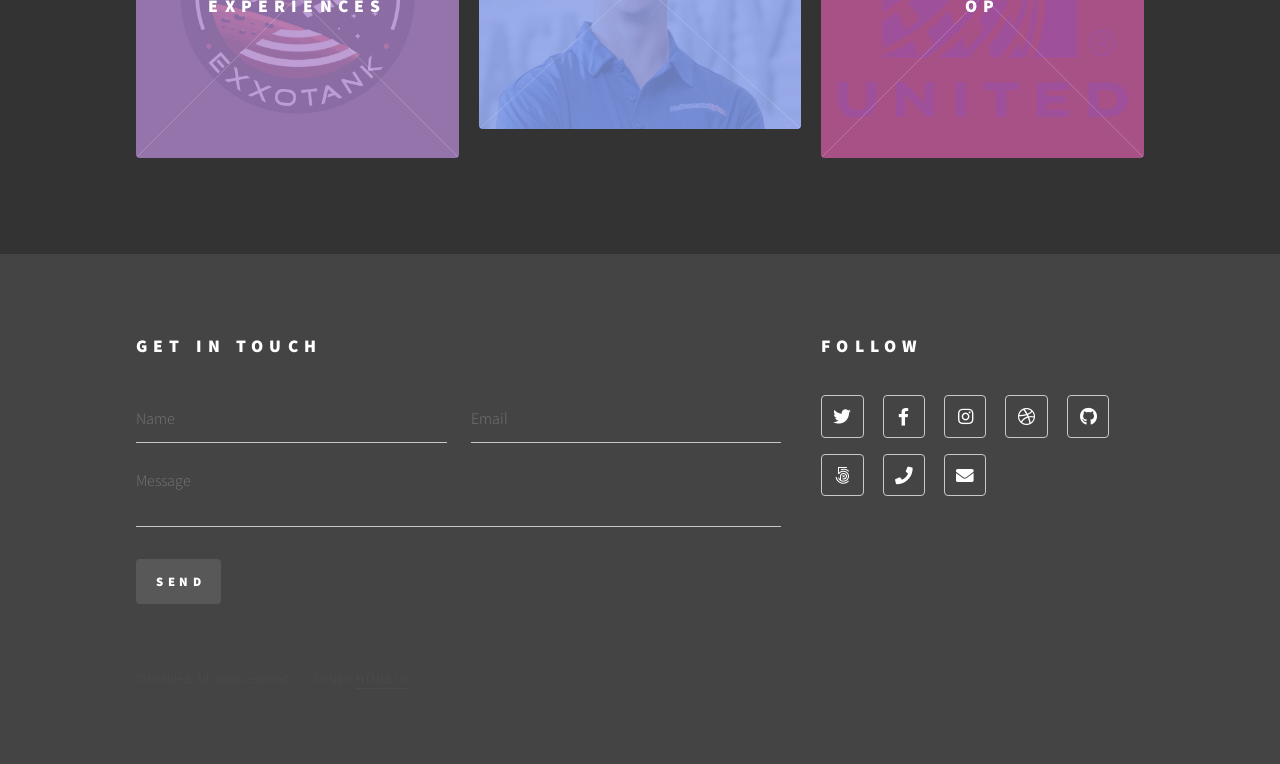
<file: index_spare.html>
<!DOCTYPE HTML>
<!--
	Phantom by HTML5 UP
	html5up.net | @ajlkn
	Free for personal and commercial use under the CCA 3.0 license (html5up.net/license)
-->
<html>
	<head>
		<title>Scott Russell</title>
		<meta charset="utf-8" />
		<meta name="viewport" content="width=device-width, initial-scale=1, user-scalable=no" />
		<link rel="stylesheet" href="assets/css/main.css" />
		<noscript><link rel="stylesheet" href="assets/css/noscript.css" /></noscript>

	</head>
	<body class="is-preload">
		<!-- Wrapper -->
			<div id="wrapper">

				<!-- Header -->
					<header id="header">
						<div class="inner">

							<!-- Logo -->
								<a href="index.html" class="logo">
									<span class="symbol"><img src="images/rocket-svgrepo-com.svg" alt="" /></span><span class="title"><a href="https://www.linkedin.com/in/scott-russell-471b67250/">Scott Russell</a></span>
								</a>

							<!-- Nav -->
								<nav>
									<ul>
										<li><a href="#menu">Menu</a></li>
									</ul>
								</nav>

						</div>
					</header>

				<!-- Menu -->
					<nav id="menu">
						<h2>Menu</h2>
						<ul>
							<li><a href="index.html">Home</a></li>
							<li><a href="irec2024.html">Ipsum veroeros</a></li>
							<li><a href="generic.html">Tempus etiam</a></li>
							<li><a href="generic.html">Consequat dolor</a></li>
							<li><a href="elements.html">Elements</a></li>
						</ul>
					</nav>

				<!-- Main -->
					<div id="main">
						<div class="inner">
							<header>
								<h1>Scott Russell<br />
								Engineering Mechanics and Aerospace Student</h1>
								<p>I am an Engineering Mechanics and Aerospace student at the University of Wisconsin - Madison. Check out the tiles below to learn more about me, my projects, and experiences!</p>
							</header>
							<section class="tiles">
								<article class="style1">
									<span class="image">
										<img src="images/rsz_img_4784.jpg" alt="" />
									</span>
									<a href="generic.html">
										<h2>About Me</h2>
										<div class="content">
											<p>Sed nisl arcu euismod sit amet nisi lorem etiam dolor veroeros et feugiat.</p>
										</div>
									</a>
								</article>
								<article class="style2">
									<span class="image">
										<img src="images/uw_badger_logo.jpg" alt="" />
									</span>
									<a href="generic.html">
										<h2>Academics</h2>
										<div class="content">
											<p>Sed nisl arcu euismod sit amet nisi lorem etiam dolor veroeros et feugiat.</p>
										</div>
									</a>
								</article>
								<article class="style3">
									<span class="image">
										<img src="images/pic03.jpg" alt="" />
									</span>
									<a href="generic.html">
										<h2>IREC 2023</h2>
										<div class="content">
											<p>Sed nisl arcu euismod sit amet nisi lorem etiam dolor veroeros et feugiat.</p>
										</div>
									</a>
								</article>
								<article class="style4">
									<span class="image">
										<img src="images/rsz_img_0136.jpg" alt="" />
									</span>
									<a href="irec2024.html">
										<h2>IREC 2024</h2>
										<div class="content">
											<p>Avionics and Air-Brake Development Lead</p>
										</div>
									</a>
								</article>
								<article class="style5">
									<span class="image">
										<img src="images/rsz_airfoil_flow_separation.jpg" alt="" />
									</span>
									<a href="generic.html">
										<h2>Aerodynamics Lab</h2>
										<div class="content">
											<p>Sed nisl arcu euismod sit amet nisi lorem etiam dolor veroeros et feugiat.</p>
										</div>
									</a>
								</article>
								<article class="style6">
									<span class="image">
										<img src="images/pic06.jpg" alt="" />
									</span>
									<a href="generic.html">
										<h2>CFD Lab</h2>
										<div class="content">
											<p>Sed nisl arcu euismod sit amet nisi lorem etiam dolor veroeros et feugiat.</p>
										</div>
									</a>
								</article>
								<article class="style2">
									<span class="image">
										<img src="images/pic07.jpg" alt="" />
									</span>
									<a href="generic.html">
										<h2>Additive Manufacturing Research</h2>
										<div class="content">
											<p>Sed nisl arcu euismod sit amet nisi lorem etiam dolor veroeros et feugiat.</p>
										</div>
									</a>
								</article>
								<article class="style3">
									<span class="image">
										<img src="images/Badger Ballistics logo_B3.jpg" alt="" />
									</span>
									<a href="generic.html">
										<h2>Senior Design I</h2>
										<div class="content">
											<p>Sed nisl arcu euismod sit amet nisi lorem etiam dolor veroeros et feugiat.</p>
										</div>
									</a>
								</article>
								<article class="style1">
									<span class="image">
										<img src="images/ExxoTank.png" alt="" />
									</span>
									<a href="generic.html">
										<h2>Senior Design II</h2>
										<div class="content">
											<p>Sed nisl arcu euismod sit amet nisi lorem etiam dolor veroeros et feugiat.</p>
										</div>
									</a>
								</article>
								<article class="style5">
									<span class="image">
										<img src="images/ExxoTank.png" alt="" />
									</span>
									<a href="generic.html">
										<h2>All Work Experiences</h2>
										<div class="content">
											<p>Sed nisl arcu euismod sit amet nisi lorem etiam dolor veroeros et feugiat.</p>
										</div>
									</a>
								</article>
								<article class="style6">
									<span class="image">
										<img src="images/rsz_1scott_russell_cropped.jpg" alt="" />
									</span>
									<a href="generic.html">
										<h2>Hellermann Tyton</h2>
										<div class="content">
											<p>Sed nisl arcu euismod sit amet nisi lorem etiam dolor veroeros et feugiat.</p>
										</div>
									</a>
								</article>
								<article class="style4">
									<span class="image">
										<img src="images/united_airlines_logo.png" alt="" />
									</span>
									<a href="generic.html">
										<h2>United Airlines Co-op</h2>
										<div class="content">
											<p>Sed nisl arcu euismod sit amet nisi lorem etiam dolor veroeros et feugiat.</p>
										</div>
									</a>
								</article>
							</section>
						</div>
					</div>

				<!-- Footer -->
					<footer id="footer">
						<div class="inner">
							<section>
								<h2>Get in touch</h2>
								<form method="post" action="#">
									<div class="fields">
										<div class="field half">
											<input type="text" name="name" id="name" placeholder="Name" />
										</div>
										<div class="field half">
											<input type="email" name="email" id="email" placeholder="Email" />
										</div>
										<div class="field">
											<textarea name="message" id="message" placeholder="Message"></textarea>
										</div>
									</div>
									<ul class="actions">
										<li><input type="submit" value="Send" class="primary" /></li>
									</ul>
								</form>
							</section>
							<section>
								<h2>Follow</h2>
								<ul class="icons">
									<li><a href="#" class="icon brands style2 fa-twitter"><span class="label">Twitter</span></a></li>
									<li><a href="#" class="icon brands style2 fa-facebook-f"><span class="label">Facebook</span></a></li>
									<li><a href="#" class="icon brands style2 fa-instagram"><span class="label">Instagram</span></a></li>
									<li><a href="#" class="icon brands style2 fa-dribbble"><span class="label">Dribbble</span></a></li>
									<li><a href="#" class="icon brands style2 fa-github"><span class="label">GitHub</span></a></li>
									<li><a href="#" class="icon brands style2 fa-500px"><span class="label">500px</span></a></li>
									<li><a href="#" class="icon solid style2 fa-phone"><span class="label">Phone</span></a></li>
									<li><a href="#" class="icon solid style2 fa-envelope"><span class="label">Email</span></a></li>
								</ul>
							</section>
							<ul class="copyright">
								<li>&copy; Untitled. All rights reserved</li><li>Design: <a href="http://html5up.net">HTML5 UP</a></li>
							</ul>
						</div>
					</footer>

			</div>

		<!-- Scripts -->
			<script src="assets/js/jquery.min.js"></script>
			<script src="assets/js/browser.min.js"></script>
			<script src="assets/js/breakpoints.min.js"></script>
			<script src="assets/js/util.js"></script>
			<script src="assets/js/main.js"></script>


						
	</body>
</html>
</file>
<file: assets/css/noscript.css>
/*
	Phantom by HTML5 UP
	html5up.net | @ajlkn
	Free for personal and commercial use under the CCA 3.0 license (html5up.net/license)
*/

/* Tiles */

	body.is-preload .tiles article {
		-moz-transform: none;
		-webkit-transform: none;
		-ms-transform: none;
		transform: none;
		opacity: 1;
	}
</file>
<file: assets/css/main.css>
@import url(fontawesome-all.min.css);
@import url("https://fonts.googleapis.com/css?family=Source+Sans+Pro:300,700,900");

/*
	Phantom by HTML5 UP
	html5up.net | @ajlkn
	Free for personal and commercial use under the CCA 3.0 license (html5up.net/license)
*/

html, body, div, span, applet, object,
iframe, h1, h2, h3, h4, h5, h6, p, blockquote,
pre, a, abbr, acronym, address, big, cite,
code, del, dfn, em, img, ins, kbd, q, s, samp,
small, strike, strong, sub, sup, tt, var, b,
u, i, center, dl, dt, dd, ol, ul, li, fieldset,
form, label, legend, table, caption, tbody,
tfoot, thead, tr, th, td, article, aside,
canvas, details, embed, figure, figcaption,
footer, header, hgroup, menu, nav, output, ruby,
section, summary, time, mark, audio, video {
	margin: 0;
	padding: 0;
	border: 0;
	font-size: 100%;
	font: inherit;
	vertical-align: baseline;}

article, aside, details, figcaption, figure,
footer, header, hgroup, menu, nav, section {
	display: block;}

body {
	line-height: 1;
}

ol, ul {
	list-style: none;
}

blockquote, q {
	quotes: none;
}

	blockquote:before, blockquote:after, q:before, q:after {
		content: '';
		content: none;
	}

table {
	border-collapse: collapse;
	border-spacing: 0;
}

body {
	-webkit-text-size-adjust: none;
}

mark {
	background-color: transparent;
	color: inherit;
}

input::-moz-focus-inner {
	border: 0;
	padding: 0;
}

input, select, textarea {
	-moz-appearance: none;
	-webkit-appearance: none;
	-ms-appearance: none;
	appearance: none;
}

/* Basic */

	@-ms-viewport {
		width: device-width;
	}

	body {
		-ms-overflow-style: scrollbar;
	}

	@media screen and (max-width: 480px) {

		html, body {
			min-width: 320px;
		}

	}

	html {
		box-sizing: border-box;
	}

	*, *:before, *:after {
		box-sizing: inherit;
	}

	body {
		background: #333333;
	}

		body.is-preload *, body.is-preload *:before, body.is-preload *:after {
			-moz-animation: none !important;
			-webkit-animation: none !important;
			-ms-animation: none !important;
			animation: none !important;
			-moz-transition: none !important;
			-webkit-transition: none !important;
			-ms-transition: none !important;
			transition: none !important;
		}

/* Type */

	body, input, select, textarea {
		color: #ffffff;
		font-family: "Source Sans Pro", Helvetica, sans-serif;
		font-size: 16pt;
		font-weight: 300;
		line-height: 1.75;
	}

		@media screen and (max-width: 1680px) {

			body, input, select, textarea {
				font-size: 14pt;
			}

		}

		@media screen and (max-width: 1280px) {

			body, input, select, textarea {
				font-size: 12pt;
			}

		}

	a {
		-moz-transition: border-bottom-color 0.2s ease, color 0.2s ease;
		-webkit-transition: border-bottom-color 0.2s ease, color 0.2s ease;
		-ms-transition: border-bottom-color 0.2s ease, color 0.2s ease;
		transition: border-bottom-color 0.2s ease, color 0.2s ease;
		text-decoration: none;
		color: #585858;
		border-bottom: dotted 1px rgba(88, 88, 88, 0.5);
	}

		a:hover {
			border-bottom-color: transparent;
			color: #f2849e !important;
		}

	strong, b {
		font-weight: 900;
	}

	em, i {
		font-style: italic;
	}

	p {
		margin: 0 0 2em 0;
	}

	h1 {
		font-size: 2.75em;
		font-weight: 700;
		line-height: 1.3;
		margin: 0 0 1em 0;
		letter-spacing: -0.035em;
	}

		h1 a {
			color: inherit;
		}

		@media screen and (max-width: 736px) {

			h1 {
				font-size: 2em;
				margin: 0 0 1em 0;
			}

		}

		@media screen and (max-width: 360px) {

			h1 {
				font-size: 1.75em;
			}

		}

	h2, h3, h4, h5, h6 {
		font-weight: 900;
		line-height: 1.5;
		margin: 0 0 2em 0;
		text-transform: uppercase;
		letter-spacing: 0.35em;
	}

		h2 a, h3 a, h4 a, h5 a, h6 a {
			color: inherit;
		}

	h2 {
		font-size: 1.1em;
	}

	h3 {
		font-size: 1em;
	}

	h4 {
		font-size: 0.8em;
	}

	h5 {
		font-size: 0.8em;
	}

	h6 {
		font-size: 0.8em;
	}

	@media screen and (max-width: 980px) {

		h1 br, h2 br, h3 br, h4 br, h5 br, h6 br {
			display: none;
		}

	}

	@media screen and (max-width: 736px) {

		h2 {
			font-size: 1em;
		}

		h3 {
			font-size: 0.8em;
		}

	}

	sub {
		font-size: 0.8em;
		position: relative;
		top: 0.5em;
	}

	sup {
		font-size: 0.8em;
		position: relative;
		top: -0.5em;
	}

	blockquote {
		border-left: solid 4px #c9c9c9;
		font-style: italic;
		margin: 0 0 2em 0;
		padding: 0.5em 0 0.5em 2em;
	}

	code {
		background: rgba(144, 144, 144, 0.075);
		border-radius: 4px;
		border: solid 1px #c9c9c9;
		font-family: "Courier New", monospace;
		font-size: 0.9em;
		margin: 0 0.25em;
		padding: 0.25em 0.65em;
	}

	pre {
		-webkit-overflow-scrolling: touch;
		font-family: "Courier New", monospace;
		font-size: 0.9em;
		margin: 0 0 2em 0;
	}

		pre code {
			display: block;
			line-height: 1.75;
			padding: 1em 1.5em;
			overflow-x: auto;
		}

	hr {
		border: 0;
		border-bottom: solid 1px #c9c9c9;
		margin: 2em 0;
	}

		hr.major {
			margin: 3em 0;
		}

	.align-left {
		text-align: left;
	}

	.align-center {
		text-align: center;
	}

	.align-right {
		text-align: right;
	}

/* Row */

	.row {
		display: flex;
		flex-wrap: wrap;
		box-sizing: border-box;
		align-items: stretch;
	}

		.row > * {
			box-sizing: border-box;
		}

		.row.gtr-uniform > * > :last-child {
			margin-bottom: 0;
		}

		.row.aln-left {
			justify-content: flex-start;
		}

		.row.aln-center {
			justify-content: center;
		}

		.row.aln-right {
			justify-content: flex-end;
		}

		.row.aln-top {
			align-items: flex-start;
		}

		.row.aln-middle {
			align-items: center;
		}

		.row.aln-bottom {
			align-items: flex-end;
		}

		.row > .imp {
			order: -1;
		}

		.row > .col-1 {
			width: 8.33333%;
		}

		.row > .off-1 {
			margin-left: 8.33333%;
		}

		.row > .col-2 {
			width: 16.66667%;
		}

		.row > .off-2 {
			margin-left: 16.66667%;
		}

		.row > .col-3 {
			width: 25%;
		}

		.row > .off-3 {
			margin-left: 25%;
		}

		.row > .col-4 {
			width: 33.33333%;
		}

		.row > .off-4 {
			margin-left: 33.33333%;
		}

		.row > .col-5 {
			width: 41.66667%;
		}

		.row > .off-5 {
			margin-left: 41.66667%;
		}

		.row > .col-6 {
			width: 50%;
		}

		.row > .off-6 {
			margin-left: 50%;
		}

		.row > .col-7 {
			width: 58.33333%;
		}

		.row > .off-7 {
			margin-left: 58.33333%;
		}

		.row > .col-8 {
			width: 66.66667%;
		}

		.row > .off-8 {
			margin-left: 66.66667%;
		}

		.row > .col-9 {
			width: 75%;
		}

		.row > .off-9 {
			margin-left: 75%;
		}

		.row > .col-10 {
			width: 83.33333%;
		}

		.row > .off-10 {
			margin-left: 83.33333%;
		}

		.row > .col-11 {
			width: 91.66667%;
		}

		.row > .off-11 {
			margin-left: 91.66667%;
		}

		.row > .col-12 {
			width: 100%;
		}

		.row > .off-12 {
			margin-left: 100%;
		}

		.row.gtr-0 {
			margin-top: 0;
			margin-left: 0em;
		}

			.row.gtr-0 > * {
				padding: 0 0 0 0em;
			}

			.row.gtr-0.gtr-uniform {
				margin-top: 0em;
			}

				.row.gtr-0.gtr-uniform > * {
					padding-top: 0em;
				}

		.row.gtr-25 {
			margin-top: 0;
			margin-left: -0.5em;
		}

			.row.gtr-25 > * {
				padding: 0 0 0 0.5em;
			}

			.row.gtr-25.gtr-uniform {
				margin-top: -0.5em;
			}

				.row.gtr-25.gtr-uniform > * {
					padding-top: 0.5em;
				}

		.row.gtr-50 {
			margin-top: 0;
			margin-left: -1em;
		}

			.row.gtr-50 > * {
				padding: 0 0 0 1em;
			}

			.row.gtr-50.gtr-uniform {
				margin-top: -1em;
			}

				.row.gtr-50.gtr-uniform > * {
					padding-top: 1em;
				}

		.row {
			margin-top: 0;
			margin-left: -2em;
		}

			.row > * {
				padding: 0 0 0 2em;
			}

			.row.gtr-uniform {
				margin-top: -2em;
			}

				.row.gtr-uniform > * {
					padding-top: 2em;
				}

		.row.gtr-150 {
			margin-top: 0;
			margin-left: -3em;
		}

			.row.gtr-150 > * {
				padding: 0 0 0 3em;
			}

			.row.gtr-150.gtr-uniform {
				margin-top: -3em;
			}

				.row.gtr-150.gtr-uniform > * {
					padding-top: 3em;
				}

		.row.gtr-200 {
			margin-top: 0;
			margin-left: -4em;
		}

			.row.gtr-200 > * {
				padding: 0 0 0 4em;
			}

			.row.gtr-200.gtr-uniform {
				margin-top: -4em;
			}

				.row.gtr-200.gtr-uniform > * {
					padding-top: 4em;
				}

		@media screen and (max-width: 1680px) {

			.row {
				display: flex;
				flex-wrap: wrap;
				box-sizing: border-box;
				align-items: stretch;
			}

				.row > * {
					box-sizing: border-box;
				}

				.row.gtr-uniform > * > :last-child {
					margin-bottom: 0;
				}

				.row.aln-left {
					justify-content: flex-start;
				}

				.row.aln-center {
					justify-content: center;
				}

				.row.aln-right {
					justify-content: flex-end;
				}

				.row.aln-top {
					align-items: flex-start;
				}

				.row.aln-middle {
					align-items: center;
				}

				.row.aln-bottom {
					align-items: flex-end;
				}

				.row > .imp-xlarge {
					order: -1;
				}

				.row > .col-1-xlarge {
					width: 8.33333%;
				}

				.row > .off-1-xlarge {
					margin-left: 8.33333%;
				}

				.row > .col-2-xlarge {
					width: 16.66667%;
				}

				.row > .off-2-xlarge {
					margin-left: 16.66667%;
				}

				.row > .col-3-xlarge {
					width: 25%;
				}

				.row > .off-3-xlarge {
					margin-left: 25%;
				}

				.row > .col-4-xlarge {
					width: 33.33333%;
				}

				.row > .off-4-xlarge {
					margin-left: 33.33333%;
				}

				.row > .col-5-xlarge {
					width: 41.66667%;
				}

				.row > .off-5-xlarge {
					margin-left: 41.66667%;
				}

				.row > .col-6-xlarge {
					width: 50%;
				}

				.row > .off-6-xlarge {
					margin-left: 50%;
				}

				.row > .col-7-xlarge {
					width: 58.33333%;
				}

				.row > .off-7-xlarge {
					margin-left: 58.33333%;
				}

				.row > .col-8-xlarge {
					width: 66.66667%;
				}

				.row > .off-8-xlarge {
					margin-left: 66.66667%;
				}

				.row > .col-9-xlarge {
					width: 75%;
				}

				.row > .off-9-xlarge {
					margin-left: 75%;
				}

				.row > .col-10-xlarge {
					width: 83.33333%;
				}

				.row > .off-10-xlarge {
					margin-left: 83.33333%;
				}

				.row > .col-11-xlarge {
					width: 91.66667%;
				}

				.row > .off-11-xlarge {
					margin-left: 91.66667%;
				}

				.row > .col-12-xlarge {
					width: 100%;
				}

				.row > .off-12-xlarge {
					margin-left: 100%;
				}

				.row.gtr-0 {
					margin-top: 0;
					margin-left: 0em;
				}

					.row.gtr-0 > * {
						padding: 0 0 0 0em;
					}

					.row.gtr-0.gtr-uniform {
						margin-top: 0em;
					}

						.row.gtr-0.gtr-uniform > * {
							padding-top: 0em;
						}

				.row.gtr-25 {
					margin-top: 0;
					margin-left: -0.5em;
				}

					.row.gtr-25 > * {
						padding: 0 0 0 0.5em;
					}

					.row.gtr-25.gtr-uniform {
						margin-top: -0.5em;
					}

						.row.gtr-25.gtr-uniform > * {
							padding-top: 0.5em;
						}

				.row.gtr-50 {
					margin-top: 0;
					margin-left: -1em;
				}

					.row.gtr-50 > * {
						padding: 0 0 0 1em;
					}

					.row.gtr-50.gtr-uniform {
						margin-top: -1em;
					}

						.row.gtr-50.gtr-uniform > * {
							padding-top: 1em;
						}

				.row {
					margin-top: 0;
					margin-left: -2em;
				}

					.row > * {
						padding: 0 0 0 2em;
					}

					.row.gtr-uniform {
						margin-top: -2em;
					}

						.row.gtr-uniform > * {
							padding-top: 2em;
						}

				.row.gtr-150 {
					margin-top: 0;
					margin-left: -3em;
				}

					.row.gtr-150 > * {
						padding: 0 0 0 3em;
					}

					.row.gtr-150.gtr-uniform {
						margin-top: -3em;
					}

						.row.gtr-150.gtr-uniform > * {
							padding-top: 3em;
						}

				.row.gtr-200 {
					margin-top: 0;
					margin-left: -4em;
				}

					.row.gtr-200 > * {
						padding: 0 0 0 4em;
					}

					.row.gtr-200.gtr-uniform {
						margin-top: -4em;
					}

						.row.gtr-200.gtr-uniform > * {
							padding-top: 4em;
						}

		}

		@media screen and (max-width: 1280px) {

			.row {
				display: flex;
				flex-wrap: wrap;
				box-sizing: border-box;
				align-items: stretch;
			}

				.row > * {
					box-sizing: border-box;
				}

				.row.gtr-uniform > * > :last-child {
					margin-bottom: 0;
				}

				.row.aln-left {
					justify-content: flex-start;
				}

				.row.aln-center {
					justify-content: center;
				}

				.row.aln-right {
					justify-content: flex-end;
				}

				.row.aln-top {
					align-items: flex-start;
				}

				.row.aln-middle {
					align-items: center;
				}

				.row.aln-bottom {
					align-items: flex-end;
				}

				.row > .imp-large {
					order: -1;
				}

				.row > .col-1-large {
					width: 8.33333%;
				}

				.row > .off-1-large {
					margin-left: 8.33333%;
				}

				.row > .col-2-large {
					width: 16.66667%;
				}

				.row > .off-2-large {
					margin-left: 16.66667%;
				}

				.row > .col-3-large {
					width: 25%;
				}

				.row > .off-3-large {
					margin-left: 25%;
				}

				.row > .col-4-large {
					width: 33.33333%;
				}

				.row > .off-4-large {
					margin-left: 33.33333%;
				}

				.row > .col-5-large {
					width: 41.66667%;
				}

				.row > .off-5-large {
					margin-left: 41.66667%;
				}

				.row > .col-6-large {
					width: 50%;
				}

				.row > .off-6-large {
					margin-left: 50%;
				}

				.row > .col-7-large {
					width: 58.33333%;
				}

				.row > .off-7-large {
					margin-left: 58.33333%;
				}

				.row > .col-8-large {
					width: 66.66667%;
				}

				.row > .off-8-large {
					margin-left: 66.66667%;
				}

				.row > .col-9-large {
					width: 75%;
				}

				.row > .off-9-large {
					margin-left: 75%;
				}

				.row > .col-10-large {
					width: 83.33333%;
				}

				.row > .off-10-large {
					margin-left: 83.33333%;
				}

				.row > .col-11-large {
					width: 91.66667%;
				}

				.row > .off-11-large {
					margin-left: 91.66667%;
				}

				.row > .col-12-large {
					width: 100%;
				}

				.row > .off-12-large {
					margin-left: 100%;
				}

				.row.gtr-0 {
					margin-top: 0;
					margin-left: 0em;
				}

					.row.gtr-0 > * {
						padding: 0 0 0 0em;
					}

					.row.gtr-0.gtr-uniform {
						margin-top: 0em;
					}

						.row.gtr-0.gtr-uniform > * {
							padding-top: 0em;
						}

				.row.gtr-25 {
					margin-top: 0;
					margin-left: -0.5em;
				}

					.row.gtr-25 > * {
						padding: 0 0 0 0.5em;
					}

					.row.gtr-25.gtr-uniform {
						margin-top: -0.5em;
					}

						.row.gtr-25.gtr-uniform > * {
							padding-top: 0.5em;
						}

				.row.gtr-50 {
					margin-top: 0;
					margin-left: -1em;
				}

					.row.gtr-50 > * {
						padding: 0 0 0 1em;
					}

					.row.gtr-50.gtr-uniform {
						margin-top: -1em;
					}

						.row.gtr-50.gtr-uniform > * {
							padding-top: 1em;
						}

				.row {
					margin-top: 0;
					margin-left: -2em;
				}

					.row > * {
						padding: 0 0 0 2em;
					}

					.row.gtr-uniform {
						margin-top: -2em;
					}

						.row.gtr-uniform > * {
							padding-top: 2em;
						}

				.row.gtr-150 {
					margin-top: 0;
					margin-left: -3em;
				}

					.row.gtr-150 > * {
						padding: 0 0 0 3em;
					}

					.row.gtr-150.gtr-uniform {
						margin-top: -3em;
					}

						.row.gtr-150.gtr-uniform > * {
							padding-top: 3em;
						}

				.row.gtr-200 {
					margin-top: 0;
					margin-left: -4em;
				}

					.row.gtr-200 > * {
						padding: 0 0 0 4em;
					}

					.row.gtr-200.gtr-uniform {
						margin-top: -4em;
					}

						.row.gtr-200.gtr-uniform > * {
							padding-top: 4em;
						}

		}

		@media screen and (max-width: 980px) {

			.row {
				display: flex;
				flex-wrap: wrap;
				box-sizing: border-box;
				align-items: stretch;
			}

				.row > * {
					box-sizing: border-box;
				}

				.row.gtr-uniform > * > :last-child {
					margin-bottom: 0;
				}

				.row.aln-left {
					justify-content: flex-start;
				}

				.row.aln-center {
					justify-content: center;
				}

				.row.aln-right {
					justify-content: flex-end;
				}

				.row.aln-top {
					align-items: flex-start;
				}

				.row.aln-middle {
					align-items: center;
				}

				.row.aln-bottom {
					align-items: flex-end;
				}

				.row > .imp-medium {
					order: -1;
				}

				.row > .col-1-medium {
					width: 8.33333%;
				}

				.row > .off-1-medium {
					margin-left: 8.33333%;
				}

				.row > .col-2-medium {
					width: 16.66667%;
				}

				.row > .off-2-medium {
					margin-left: 16.66667%;
				}

				.row > .col-3-medium {
					width: 25%;
				}

				.row > .off-3-medium {
					margin-left: 25%;
				}

				.row > .col-4-medium {
					width: 33.33333%;
				}

				.row > .off-4-medium {
					margin-left: 33.33333%;
				}

				.row > .col-5-medium {
					width: 41.66667%;
				}

				.row > .off-5-medium {
					margin-left: 41.66667%;
				}

				.row > .col-6-medium {
					width: 50%;
				}

				.row > .off-6-medium {
					margin-left: 50%;
				}

				.row > .col-7-medium {
					width: 58.33333%;
				}

				.row > .off-7-medium {
					margin-left: 58.33333%;
				}

				.row > .col-8-medium {
					width: 66.66667%;
				}

				.row > .off-8-medium {
					margin-left: 66.66667%;
				}

				.row > .col-9-medium {
					width: 75%;
				}

				.row > .off-9-medium {
					margin-left: 75%;
				}

				.row > .col-10-medium {
					width: 83.33333%;
				}

				.row > .off-10-medium {
					margin-left: 83.33333%;
				}

				.row > .col-11-medium {
					width: 91.66667%;
				}

				.row > .off-11-medium {
					margin-left: 91.66667%;
				}

				.row > .col-12-medium {
					width: 100%;
				}

				.row > .off-12-medium {
					margin-left: 100%;
				}

				.row.gtr-0 {
					margin-top: 0;
					margin-left: 0em;
				}

					.row.gtr-0 > * {
						padding: 0 0 0 0em;
					}

					.row.gtr-0.gtr-uniform {
						margin-top: 0em;
					}

						.row.gtr-0.gtr-uniform > * {
							padding-top: 0em;
						}

				.row.gtr-25 {
					margin-top: 0;
					margin-left: -0.375em;
				}

					.row.gtr-25 > * {
						padding: 0 0 0 0.375em;
					}

					.row.gtr-25.gtr-uniform {
						margin-top: -0.375em;
					}

						.row.gtr-25.gtr-uniform > * {
							padding-top: 0.375em;
						}

				.row.gtr-50 {
					margin-top: 0;
					margin-left: -0.75em;
				}

					.row.gtr-50 > * {
						padding: 0 0 0 0.75em;
					}

					.row.gtr-50.gtr-uniform {
						margin-top: -0.75em;
					}

						.row.gtr-50.gtr-uniform > * {
							padding-top: 0.75em;
						}

				.row {
					margin-top: 0;
					margin-left: -1.5em;
				}

					.row > * {
						padding: 0 0 0 1.5em;
					}

					.row.gtr-uniform {
						margin-top: -1.5em;
					}

						.row.gtr-uniform > * {
							padding-top: 1.5em;
						}

				.row.gtr-150 {
					margin-top: 0;
					margin-left: -2.25em;
				}

					.row.gtr-150 > * {
						padding: 0 0 0 2.25em;
					}

					.row.gtr-150.gtr-uniform {
						margin-top: -2.25em;
					}

						.row.gtr-150.gtr-uniform > * {
							padding-top: 2.25em;
						}

				.row.gtr-200 {
					margin-top: 0;
					margin-left: -3em;
				}

					.row.gtr-200 > * {
						padding: 0 0 0 3em;
					}

					.row.gtr-200.gtr-uniform {
						margin-top: -3em;
					}

						.row.gtr-200.gtr-uniform > * {
							padding-top: 3em;
						}

		}

		@media screen and (max-width: 736px) {

			.row {
				display: flex;
				flex-wrap: wrap;
				box-sizing: border-box;
				align-items: stretch;
			}

				.row > * {
					box-sizing: border-box;
				}

				.row.gtr-uniform > * > :last-child {
					margin-bottom: 0;
				}

				.row.aln-left {
					justify-content: flex-start;
				}

				.row.aln-center {
					justify-content: center;
				}

				.row.aln-right {
					justify-content: flex-end;
				}

				.row.aln-top {
					align-items: flex-start;
				}

				.row.aln-middle {
					align-items: center;
				}

				.row.aln-bottom {
					align-items: flex-end;
				}

				.row > .imp-small {
					order: -1;
				}

				.row > .col-1-small {
					width: 8.33333%;
				}

				.row > .off-1-small {
					margin-left: 8.33333%;
				}

				.row > .col-2-small {
					width: 16.66667%;
				}

				.row > .off-2-small {
					margin-left: 16.66667%;
				}

				.row > .col-3-small {
					width: 25%;
				}

				.row > .off-3-small {
					margin-left: 25%;
				}

				.row > .col-4-small {
					width: 33.33333%;
				}

				.row > .off-4-small {
					margin-left: 33.33333%;
				}

				.row > .col-5-small {
					width: 41.66667%;
				}

				.row > .off-5-small {
					margin-left: 41.66667%;
				}

				.row > .col-6-small {
					width: 50%;
				}

				.row > .off-6-small {
					margin-left: 50%;
				}

				.row > .col-7-small {
					width: 58.33333%;
				}

				.row > .off-7-small {
					margin-left: 58.33333%;
				}

				.row > .col-8-small {
					width: 66.66667%;
				}

				.row > .off-8-small {
					margin-left: 66.66667%;
				}

				.row > .col-9-small {
					width: 75%;
				}

				.row > .off-9-small {
					margin-left: 75%;
				}

				.row > .col-10-small {
					width: 83.33333%;
				}

				.row > .off-10-small {
					margin-left: 83.33333%;
				}

				.row > .col-11-small {
					width: 91.66667%;
				}

				.row > .off-11-small {
					margin-left: 91.66667%;
				}

				.row > .col-12-small {
					width: 100%;
				}

				.row > .off-12-small {
					margin-left: 100%;
				}

				.row.gtr-0 {
					margin-top: 0;
					margin-left: 0em;
				}

					.row.gtr-0 > * {
						padding: 0 0 0 0em;
					}

					.row.gtr-0.gtr-uniform {
						margin-top: 0em;
					}

						.row.gtr-0.gtr-uniform > * {
							padding-top: 0em;
						}

				.row.gtr-25 {
					margin-top: 0;
					margin-left: -0.25em;
				}

					.row.gtr-25 > * {
						padding: 0 0 0 0.25em;
					}

					.row.gtr-25.gtr-uniform {
						margin-top: -0.25em;
					}

						.row.gtr-25.gtr-uniform > * {
							padding-top: 0.25em;
						}

				.row.gtr-50 {
					margin-top: 0;
					margin-left: -0.5em;
				}

					.row.gtr-50 > * {
						padding: 0 0 0 0.5em;
					}

					.row.gtr-50.gtr-uniform {
						margin-top: -0.5em;
					}

						.row.gtr-50.gtr-uniform > * {
							padding-top: 0.5em;
						}

				.row {
					margin-top: 0;
					margin-left: -1em;
				}

					.row > * {
						padding: 0 0 0 1em;
					}

					.row.gtr-uniform {
						margin-top: -1em;
					}

						.row.gtr-uniform > * {
							padding-top: 1em;
						}

				.row.gtr-150 {
					margin-top: 0;
					margin-left: -1.5em;
				}

					.row.gtr-150 > * {
						padding: 0 0 0 1.5em;
					}

					.row.gtr-150.gtr-uniform {
						margin-top: -1.5em;
					}

						.row.gtr-150.gtr-uniform > * {
							padding-top: 1.5em;
						}

				.row.gtr-200 {
					margin-top: 0;
					margin-left: -2em;
				}

					.row.gtr-200 > * {
						padding: 0 0 0 2em;
					}

					.row.gtr-200.gtr-uniform {
						margin-top: -2em;
					}

						.row.gtr-200.gtr-uniform > * {
							padding-top: 2em;
						}

		}

		@media screen and (max-width: 480px) {

			.row {
				display: flex;
				flex-wrap: wrap;
				box-sizing: border-box;
				align-items: stretch;
			}

				.row > * {
					box-sizing: border-box;
				}

				.row.gtr-uniform > * > :last-child {
					margin-bottom: 0;
				}

				.row.aln-left {
					justify-content: flex-start;
				}

				.row.aln-center {
					justify-content: center;
				}

				.row.aln-right {
					justify-content: flex-end;
				}

				.row.aln-top {
					align-items: flex-start;
				}

				.row.aln-middle {
					align-items: center;
				}

				.row.aln-bottom {
					align-items: flex-end;
				}

				.row > .imp-xsmall {
					order: -1;
				}

				.row > .col-1-xsmall {
					width: 8.33333%;
				}

				.row > .off-1-xsmall {
					margin-left: 8.33333%;
				}

				.row > .col-2-xsmall {
					width: 16.66667%;
				}

				.row > .off-2-xsmall {
					margin-left: 16.66667%;
				}

				.row > .col-3-xsmall {
					width: 25%;
				}

				.row > .off-3-xsmall {
					margin-left: 25%;
				}

				.row > .col-4-xsmall {
					width: 33.33333%;
				}

				.row > .off-4-xsmall {
					margin-left: 33.33333%;
				}

				.row > .col-5-xsmall {
					width: 41.66667%;
				}

				.row > .off-5-xsmall {
					margin-left: 41.66667%;
				}

				.row > .col-6-xsmall {
					width: 50%;
				}

				.row > .off-6-xsmall {
					margin-left: 50%;
				}

				.row > .col-7-xsmall {
					width: 58.33333%;
				}

				.row > .off-7-xsmall {
					margin-left: 58.33333%;
				}

				.row > .col-8-xsmall {
					width: 66.66667%;
				}

				.row > .off-8-xsmall {
					margin-left: 66.66667%;
				}

				.row > .col-9-xsmall {
					width: 75%;
				}

				.row > .off-9-xsmall {
					margin-left: 75%;
				}

				.row > .col-10-xsmall {
					width: 83.33333%;
				}

				.row > .off-10-xsmall {
					margin-left: 83.33333%;
				}

				.row > .col-11-xsmall {
					width: 91.66667%;
				}

				.row > .off-11-xsmall {
					margin-left: 91.66667%;
				}

				.row > .col-12-xsmall {
					width: 100%;
				}

				.row > .off-12-xsmall {
					margin-left: 100%;
				}

				.row.gtr-0 {
					margin-top: 0;
					margin-left: 0em;
				}

					.row.gtr-0 > * {
						padding: 0 0 0 0em;
					}

					.row.gtr-0.gtr-uniform {
						margin-top: 0em;
					}

						.row.gtr-0.gtr-uniform > * {
							padding-top: 0em;
						}

				.row.gtr-25 {
					margin-top: 0;
					margin-left: -0.25em;
				}

					.row.gtr-25 > * {
						padding: 0 0 0 0.25em;
					}

					.row.gtr-25.gtr-uniform {
						margin-top: -0.25em;
					}

						.row.gtr-25.gtr-uniform > * {
							padding-top: 0.25em;
						}

				.row.gtr-50 {
					margin-top: 0;
					margin-left: -0.5em;
				}

					.row.gtr-50 > * {
						padding: 0 0 0 0.5em;
					}

					.row.gtr-50.gtr-uniform {
						margin-top: -0.5em;
					}

						.row.gtr-50.gtr-uniform > * {
							padding-top: 0.5em;
						}

				.row {
					margin-top: 0;
					margin-left: -1em;
				}

					.row > * {
						padding: 0 0 0 1em;
					}

					.row.gtr-uniform {
						margin-top: -1em;
					}

						.row.gtr-uniform > * {
							padding-top: 1em;
						}

				.row.gtr-150 {
					margin-top: 0;
					margin-left: -1.5em;
				}

					.row.gtr-150 > * {
						padding: 0 0 0 1.5em;
					}

					.row.gtr-150.gtr-uniform {
						margin-top: -1.5em;
					}

						.row.gtr-150.gtr-uniform > * {
							padding-top: 1.5em;
						}

				.row.gtr-200 {
					margin-top: 0;
					margin-left: -2em;
				}

					.row.gtr-200 > * {
						padding: 0 0 0 2em;
					}

					.row.gtr-200.gtr-uniform {
						margin-top: -2em;
					}

						.row.gtr-200.gtr-uniform > * {
							padding-top: 2em;
						}

		}

/* Section/Article */

	section.special, article.special {
		text-align: center;
	}

	header p {
		margin-top: -1em;
	}

	@media screen and (max-width: 736px) {

		header p {
			margin-top: 0;
		}

	}

/* Icon */

	.icon {
		text-decoration: none;
		border-bottom: none;
		position: relative;
	}

		.icon:before {
			-moz-osx-font-smoothing: grayscale;
			-webkit-font-smoothing: antialiased;
			display: inline-block;
			font-style: normal;
			font-variant: normal;
			text-rendering: auto;
			line-height: 1;
			text-transform: none !important;
			font-family: 'Font Awesome 5 Free';
			font-weight: 400;
		}

		.icon > .label {
			display: none;
		}

		.icon:before {
			line-height: inherit;
		}

		.icon.solid:before {
			font-weight: 900;
		}

		.icon.brands:before {
			font-family: 'Font Awesome 5 Brands';
		}

		.icon.style2 {
			-moz-transition: background-color 0.2s ease-in-out, color 0.2s ease-in-out, border-color 0.2s ease-in-out;
			-webkit-transition: background-color 0.2s ease-in-out, color 0.2s ease-in-out, border-color 0.2s ease-in-out;
			-ms-transition: background-color 0.2s ease-in-out, color 0.2s ease-in-out, border-color 0.2s ease-in-out;
			transition: background-color 0.2s ease-in-out, color 0.2s ease-in-out, border-color 0.2s ease-in-out;
			background-color: transparent;
			border: solid 1px #c9c9c9;
			border-radius: 4px;
			width: 2.65em;
			height: 2.65em;
			display: inline-block;
			text-align: center;
			line-height: 2.65em;
			color: inherit;
		}

			.icon.style2:before {
				font-size: 1.1em;
			}

			.icon.style2:hover {
				color: #f2849e;
				border-color: #f2849e;
			}

			.icon.style2:active {
				background-color: rgba(242, 132, 158, 0.1);
			}

/* List */

	ol {
		list-style: decimal;
		margin: 0 0 2em 0;
		padding-left: 1.25em;
	}

		ol li {
			padding-left: 0.25em;
		}

	ul {
		list-style: disc;
		margin: 0 0 2em 0;
		padding-left: 1em;
	}

		ul li {
			padding-left: 0.5em;
		}

		ul.alt {
			list-style: none;
			padding-left: 0;
		}

			ul.alt li {
				border-top: solid 1px #c9c9c9;
				padding: 0.5em 0;
			}

				ul.alt li:first-child {
					border-top: 0;
					padding-top: 0;
				}

	dl {
		margin: 0 0 2em 0;
	}

		dl dt {
			display: block;
			font-weight: 900;
			margin: 0 0 1em 0;
		}

		dl dd {
			margin-left: 2em;
		}

/* Actions */

	ul.actions {
		display: -moz-flex;
		display: -webkit-flex;
		display: -ms-flex;
		display: flex;
		cursor: default;
		list-style: none;
		margin-left: -1em;
		padding-left: 0;
	}

		ul.actions li {
			padding: 0 0 0 1em;
			vertical-align: middle;
		}

		ul.actions.special {
			-moz-justify-content: center;
			-webkit-justify-content: center;
			-ms-justify-content: center;
			justify-content: center;
			width: 100%;
			margin-left: 0;
		}

			ul.actions.special li:first-child {
				padding-left: 0;
			}

		ul.actions.stacked {
			-moz-flex-direction: column;
			-webkit-flex-direction: column;
			-ms-flex-direction: column;
			flex-direction: column;
			margin-left: 0;
		}

			ul.actions.stacked li {
				padding: 1.3em 0 0 0;
			}

				ul.actions.stacked li:first-child {
					padding-top: 0;
				}

		ul.actions.fit {
			width: calc(100% + 1em);
		}

			ul.actions.fit li {
				-moz-flex-grow: 1;
				-webkit-flex-grow: 1;
				-ms-flex-grow: 1;
				flex-grow: 1;
				-moz-flex-shrink: 1;
				-webkit-flex-shrink: 1;
				-ms-flex-shrink: 1;
				flex-shrink: 1;
				width: 100%;
			}

				ul.actions.fit li > * {
					width: 100%;
				}

			ul.actions.fit.stacked {
				width: 100%;
			}

		@media screen and (max-width: 480px) {

			ul.actions:not(.fixed) {
				-moz-flex-direction: column;
				-webkit-flex-direction: column;
				-ms-flex-direction: column;
				flex-direction: column;
				margin-left: 0;
				width: 100% !important;
			}

				ul.actions:not(.fixed) li {
					-moz-flex-grow: 1;
					-webkit-flex-grow: 1;
					-ms-flex-grow: 1;
					flex-grow: 1;
					-moz-flex-shrink: 1;
					-webkit-flex-shrink: 1;
					-ms-flex-shrink: 1;
					flex-shrink: 1;
					padding: 1em 0 0 0;
					text-align: center;
					width: 100%;
				}

					ul.actions:not(.fixed) li > * {
						width: 100%;
					}

					ul.actions:not(.fixed) li:first-child {
						padding-top: 0;
					}

					ul.actions:not(.fixed) li input[type="submit"],
					ul.actions:not(.fixed) li input[type="reset"],
					ul.actions:not(.fixed) li input[type="button"],
					ul.actions:not(.fixed) li button,
					ul.actions:not(.fixed) li .button {
						width: 100%;
					}

						ul.actions:not(.fixed) li input[type="submit"].icon:before,
						ul.actions:not(.fixed) li input[type="reset"].icon:before,
						ul.actions:not(.fixed) li input[type="button"].icon:before,
						ul.actions:not(.fixed) li button.icon:before,
						ul.actions:not(.fixed) li .button.icon:before {
							margin-left: -0.5rem;
						}

		}

/* Icons */

	ul.icons {
		cursor: default;
		list-style: none;
		padding-left: 0;
		margin: -1em 0 2em -1em;
	}

		ul.icons li {
			display: inline-block;
			padding: 1em 0 0 1em;
		}

/* Form */

	form {
		margin: 0 0 2em 0;
		overflow-x: hidden;
	}

		form > :last-child {
			margin-bottom: 0;
		}

		form > .fields {
			display: -moz-flex;
			display: -webkit-flex;
			display: -ms-flex;
			display: flex;
			-moz-flex-wrap: wrap;
			-webkit-flex-wrap: wrap;
			-ms-flex-wrap: wrap;
			flex-wrap: wrap;
			width: calc(100% + 3em);
			margin: -1.5em 0 2em -1.5em;
		}

			form > .fields > .field {
				-moz-flex-grow: 0;
				-webkit-flex-grow: 0;
				-ms-flex-grow: 0;
				flex-grow: 0;
				-moz-flex-shrink: 0;
				-webkit-flex-shrink: 0;
				-ms-flex-shrink: 0;
				flex-shrink: 0;
				padding: 1.5em 0 0 1.5em;
				width: calc(100% - 1.5em);
			}

				form > .fields > .field.half {
					width: calc(50% - 0.75em);
				}

				form > .fields > .field.third {
					width: calc(100%/3 - 0.5em);
				}

				form > .fields > .field.quarter {
					width: calc(25% - 0.375em);
				}

		@media screen and (max-width: 480px) {

			form > .fields {
				width: calc(100% + 3em);
				margin: -1.5em 0 2em -1.5em;
			}

				form > .fields > .field {
					padding: 1.5em 0 0 1.5em;
					width: calc(100% - 1.5em);
				}

					form > .fields > .field.half {
						width: calc(100% - 1.5em);
					}

					form > .fields > .field.third {
						width: calc(100% - 1.5em);
					}

					form > .fields > .field.quarter {
						width: calc(100% - 1.5em);
					}

		}

	label {
		display: block;
		font-size: 0.9em;
		font-weight: 900;
		margin: 0 0 1em 0;
	}

	input[type="text"],
	input[type="password"],
	input[type="email"],
	input[type="tel"],
	select,
	textarea {
		-moz-appearance: none;
		-webkit-appearance: none;
		-ms-appearance: none;
		appearance: none;
		background-color: transparent;
		border: none;
		border-radius: 0;
		border-bottom: solid 1px #c9c9c9;
		color: inherit;
		display: block;
		outline: 0;
		padding: 0;
		text-decoration: none;
		width: 100%;
	}

		input[type="text"]:invalid,
		input[type="password"]:invalid,
		input[type="email"]:invalid,
		input[type="tel"]:invalid,
		select:invalid,
		textarea:invalid {
			box-shadow: none;
		}

		input[type="text"]:focus,
		input[type="password"]:focus,
		input[type="email"]:focus,
		input[type="tel"]:focus,
		select:focus,
		textarea:focus {
			border-bottom-color: #f2849e;
			box-shadow: inset 0 -1px 0 0 #f2849e;
		}

	select {
		background-image: url("data:image/svg+xml;charset=utf8,%3Csvg xmlns='http://www.w3.org/2000/svg' width='40' height='40' preserveAspectRatio='none' viewBox='0 0 40 40'%3E%3Cpath d='M9.4,12.3l10.4,10.4l10.4-10.4c0.2-0.2,0.5-0.4,0.9-0.4c0.3,0,0.6,0.1,0.9,0.4l3.3,3.3c0.2,0.2,0.4,0.5,0.4,0.9 c0,0.4-0.1,0.6-0.4,0.9L20.7,31.9c-0.2,0.2-0.5,0.4-0.9,0.4c-0.3,0-0.6-0.1-0.9-0.4L4.3,17.3c-0.2-0.2-0.4-0.5-0.4-0.9 c0-0.4,0.1-0.6,0.4-0.9l3.3-3.3c0.2-0.2,0.5-0.4,0.9-0.4S9.1,12.1,9.4,12.3z' fill='%23c9c9c9' /%3E%3C/svg%3E");
		background-size: 1.25rem;
		background-repeat: no-repeat;
		background-position: calc(100% - 1rem) center;
		height: 3em;
		padding-right: 3em;
		text-overflow: ellipsis;
	}

		select option {
			background: #ffffff;
		}

		select:focus::-ms-value {
			background-color: transparent;
		}

		select::-ms-expand {
			display: none;
		}

	input[type="text"],
	input[type="password"],
	input[type="email"],
	select {
		height: 3em;
	}

	textarea {
		padding: 0;
		min-height: 3.75em;
	}

	input[type="checkbox"],
	input[type="radio"] {
		-moz-appearance: none;
		-webkit-appearance: none;
		-ms-appearance: none;
		appearance: none;
		display: block;
		float: left;
		margin-right: -2em;
		opacity: 0;
		width: 1em;
		z-index: -1;
	}

		input[type="checkbox"] + label,
		input[type="radio"] + label {
			text-decoration: none;
			color: #585858;
			cursor: pointer;
			display: inline-block;
			font-size: 1em;
			font-weight: 300;
			padding-left: 2.55em;
			padding-right: 0.75em;
			position: relative;
		}

			input[type="checkbox"] + label:before,
			input[type="radio"] + label:before {
				-moz-osx-font-smoothing: grayscale;
				-webkit-font-smoothing: antialiased;
				display: inline-block;
				font-style: normal;
				font-variant: normal;
				text-rendering: auto;
				line-height: 1;
				text-transform: none !important;
				font-family: 'Font Awesome 5 Free';
				font-weight: 900;
			}

			input[type="checkbox"] + label:before,
			input[type="radio"] + label:before {
				border-radius: 4px;
				border: solid 1px #c9c9c9;
				content: '';
				display: inline-block;
				font-size: 0.8em;
				height: 2.25em;
				left: 0;
				line-height: 2.25em;
				position: absolute;
				text-align: center;
				top: 0;
				width: 2.25em;
			}

		input[type="checkbox"]:checked + label:before,
		input[type="radio"]:checked + label:before {
			background: #585858;
			border-color: #585858;
			color: #ffffff;
			content: '\f00c';
		}

		input[type="checkbox"]:focus + label:before,
		input[type="radio"]:focus + label:before {
			border-color: #f2849e;
			box-shadow: 0 0 0 1px #f2849e;
		}

	input[type="checkbox"] + label:before {
		border-radius: 4px;
	}

	input[type="radio"] + label:before {
		border-radius: 100%;
	}

/* Box */

	.box {
		border-radius: 4px;
		border: solid 1px #c9c9c9;
		margin-bottom: 2em;
		padding: 1.5em;
	}

		.box > :last-child,
		.box > :last-child > :last-child,
		.box > :last-child > :last-child > :last-child {
			margin-bottom: 0;
		}

		.box.alt {
			border: 0;
			border-radius: 0;
			padding: 0;
		}

/* Image */

	.image {
		border-radius: 4px;
		border: 0;
		display: inline-block;
		position: relative;
	}

		.image img {
			border-radius: 4px;
			display: block;
		}

		.image.left, .image.right {
			max-width: 40%;
		}

			.image.left img, .image.right img {
				width: 100%;
			}

		.image.left {
			float: left;
			padding: 0 1.5em 1em 0;
			top: 0.25em;
		}

		.image.right {
			float: right;
			padding: 0 0 1em 1.5em;
			top: 0.25em;
		}

		.image.fit {
			display: block;
			margin: 0 0 2em 0;
			width: 100%;
		}

			.image.fit img {
				width: 100%;
			}

		.image.main {
			display: block;
			margin: 0 0 3em 0;
			width: 100%;
		}

			.image.main img {
				width: 100%;
			}

			@media screen and (max-width: 736px) {

				.image.main {
					margin: 0 0 2em 0;
				}

			}

/* Table */

	.table-wrapper {
		-webkit-overflow-scrolling: touch;
		overflow-x: auto;
	}

	table {
		margin: 0 0 2em 0;
		width: 100%;
	}

		table tbody tr {
			border: solid 1px #c9c9c9;
			border-left: 0;
			border-right: 0;
		}

			table tbody tr:nth-child(2n + 1) {
				background-color: rgba(144, 144, 144, 0.075);
			}

		table td {
			padding: 0.75em 0.75em;
		}

		table th {
			font-size: 0.9em;
			font-weight: 900;
			padding: 0 0.75em 0.75em 0.75em;
			text-align: left;
		}

		table thead {
			border-bottom: solid 2px #c9c9c9;
		}

		table tfoot {
			border-top: solid 2px #c9c9c9;
		}

		table.alt {
			border-collapse: separate;
		}

			table.alt tbody tr td {
				border: solid 1px #c9c9c9;
				border-left-width: 0;
				border-top-width: 0;
			}

				table.alt tbody tr td:first-child {
					border-left-width: 1px;
				}

			table.alt tbody tr:first-child td {
				border-top-width: 1px;
			}

			table.alt thead {
				border-bottom: 0;
			}

			table.alt tfoot {
				border-top: 0;
			}

/* Button */

	input[type="submit"],
	input[type="reset"],
	input[type="button"],
	button,
	.button {
		-moz-appearance: none;
		-webkit-appearance: none;
		-ms-appearance: none;
		appearance: none;
		-moz-transition: background-color 0.2s ease-in-out, color 0.2s ease-in-out, box-shadow 0.2s ease-in-out;
		-webkit-transition: background-color 0.2s ease-in-out, color 0.2s ease-in-out, box-shadow 0.2s ease-in-out;
		-ms-transition: background-color 0.2s ease-in-out, color 0.2s ease-in-out, box-shadow 0.2s ease-in-out;
		transition: background-color 0.2s ease-in-out, color 0.2s ease-in-out, box-shadow 0.2s ease-in-out;
		background-color: transparent;
		border-radius: 4px;
		border: 0;
		box-shadow: inset 0 0 0 2px #585858;
		color: #585858 !important;
		cursor: pointer;
		display: inline-block;
		font-size: 0.8em;
		font-weight: 900;
		height: 3.5em;
		letter-spacing: 0.35em;
		line-height: 3.45em;
		overflow: hidden;
		padding: 0 1.25em 0 1.6em;
		text-align: center;
		text-decoration: none;
		text-overflow: ellipsis;
		text-transform: uppercase;
		white-space: nowrap;
	}

		input[type="submit"].icon:before,
		input[type="reset"].icon:before,
		input[type="button"].icon:before,
		button.icon:before,
		.button.icon:before {
			margin-right: 0.5em;
		}

		input[type="submit"].fit,
		input[type="reset"].fit,
		input[type="button"].fit,
		button.fit,
		.button.fit {
			width: 100%;
		}

		input[type="submit"]:hover,
		input[type="reset"]:hover,
		input[type="button"]:hover,
		button:hover,
		.button:hover {
			color: #f2849e !important;
			box-shadow: inset 0 0 0 2px #f2849e;
		}

		input[type="submit"]:active,
		input[type="reset"]:active,
		input[type="button"]:active,
		button:active,
		.button:active {
			background-color: rgba(242, 132, 158, 0.1);
		}

		input[type="submit"].small,
		input[type="reset"].small,
		input[type="button"].small,
		button.small,
		.button.small {
			font-size: 0.6em;
		}

		input[type="submit"].large,
		input[type="reset"].large,
		input[type="button"].large,
		button.large,
		.button.large {
			font-size: 1em;
		}

		input[type="submit"].primary,
		input[type="reset"].primary,
		input[type="button"].primary,
		button.primary,
		.button.primary {
			box-shadow: none;
			background-color: #585858;
			color: #ffffff !important;
		}

			input[type="submit"].primary:hover,
			input[type="reset"].primary:hover,
			input[type="button"].primary:hover,
			button.primary:hover,
			.button.primary:hover {
				background-color: #f2849e;
			}

			input[type="submit"].primary:active,
			input[type="reset"].primary:active,
			input[type="button"].primary:active,
			button.primary:active,
			.button.primary:active {
				background-color: #ee5f81;
			}

		input[type="submit"].disabled, input[type="submit"]:disabled,
		input[type="reset"].disabled,
		input[type="reset"]:disabled,
		input[type="button"].disabled,
		input[type="button"]:disabled,
		button.disabled,
		button:disabled,
		.button.disabled,
		.button:disabled {
			pointer-events: none;
			opacity: 0.25;
		}

/* Tiles */

	.tiles {
		display: -moz-flex;
		display: -webkit-flex;
		display: -ms-flex;
		display: flex;
		-moz-flex-wrap: wrap;
		-webkit-flex-wrap: wrap;
		-ms-flex-wrap: wrap;
		flex-wrap: wrap;
		position: relative;
		margin: -2.5em 0 0 -2.5em;
	}

		.tiles article {
			-moz-transition: -moz-transform 0.5s ease, opacity 0.5s ease;
			-webkit-transition: -webkit-transform 0.5s ease, opacity 0.5s ease;
			-ms-transition: -ms-transform 0.5s ease, opacity 0.5s ease;
			transition: transform 0.5s ease, opacity 0.5s ease;
			position: relative;
			width: calc(33.33333% - 2.5em);
			margin: 2.5em 0 0 2.5em;
		}

			.tiles article > .image {
				-moz-transition: -moz-transform 0.5s ease;
				-webkit-transition: -webkit-transform 0.5s ease;
				-ms-transition: -ms-transform 0.5s ease;
				transition: transform 0.5s ease;
				position: relative;
				display: block;
				width: 100%;
				border-radius: 4px;
				overflow: hidden;
			}

				.tiles article > .image img {
					display: block;
					width: 100%;
				}

				.tiles article > .image:before {
					pointer-events: none;
					-moz-transition: background-color 0.5s ease, opacity 0.5s ease;
					-webkit-transition: background-color 0.5s ease, opacity 0.5s ease;
					-ms-transition: background-color 0.5s ease, opacity 0.5s ease;
					transition: background-color 0.5s ease, opacity 0.5s ease;
					content: '';
					display: block;
					position: absolute;
					top: 0;
					left: 0;
					width: 100%;
					height: 100%;
					opacity: 1.0;
					z-index: 1;
					opacity: 0.8;
				}

				.tiles article > .image:after {
					pointer-events: none;
					-moz-transition: opacity 0.5s ease;
					-webkit-transition: opacity 0.5s ease;
					-ms-transition: opacity 0.5s ease;
					transition: opacity 0.5s ease;
					content: '';
					display: block;
					position: absolute;
					top: 0;
					left: 0;
					width: 100%;
					height: 100%;
					background-image: url("data:image/svg+xml;charset=utf8,%3Csvg xmlns='http://www.w3.org/2000/svg' width='100' height='100' viewBox='0 0 100 100' preserveAspectRatio='none'%3E%3Cstyle%3Eline %7B stroke-width: 0.25px%3B stroke: %23ffffff%3B %7D%3C/style%3E%3Cline x1='0' y1='0' x2='100' y2='100' /%3E%3Cline x1='100' y1='0' x2='0' y2='100' /%3E%3C/svg%3E");
					background-position: center;
					background-repeat: no-repeat;
					background-size: 100% 100%;
					opacity: 0.25;
					z-index: 2;
				}

			.tiles article > a {
				display: -moz-flex;
				display: -webkit-flex;
				display: -ms-flex;
				display: flex;
				-moz-flex-direction: column;
				-webkit-flex-direction: column;
				-ms-flex-direction: column;
				flex-direction: column;
				-moz-align-items: center;
				-webkit-align-items: center;
				-ms-align-items: center;
				align-items: center;
				-moz-justify-content: center;
				-webkit-justify-content: center;
				-ms-justify-content: center;
				justify-content: center;
				-moz-transition: background-color 0.5s ease, -moz-transform 0.5s ease;
				-webkit-transition: background-color 0.5s ease, -webkit-transform 0.5s ease;
				-ms-transition: background-color 0.5s ease, -ms-transform 0.5s ease;
				transition: background-color 0.5s ease, transform 0.5s ease;
				position: absolute;
				top: 0;
				left: 0;
				width: 100%;
				height: 100%;
				padding: 1em;
				border-radius: 4px;
				border-bottom: 0;
				color: #ffffff;
				text-align: center;
				text-decoration: none;
				z-index: 3;
			}

				.tiles article > a > :last-child {
					margin: 0;
				}

				.tiles article > a:hover {
					color: #ffffff !important;
				}

				.tiles article > a h2 {
					margin: 0;
				}

				.tiles article > a .content {
					-moz-transition: max-height 0.5s ease, opacity 0.5s ease;
					-webkit-transition: max-height 0.5s ease, opacity 0.5s ease;
					-ms-transition: max-height 0.5s ease, opacity 0.5s ease;
					transition: max-height 0.5s ease, opacity 0.5s ease;
					width: 100%;
					max-height: 0;
					line-height: 1.5;
					margin-top: 0.35em;
					opacity: 0;
				}

					.tiles article > a .content > :last-child {
						margin-bottom: 0;
					}

			.tiles article.style1 > .image:before {
				background-color: #f2849e;
			}

			.tiles article.style2 > .image:before {
				background-color: #7ecaf6;
			}

			.tiles article.style3 > .image:before {
				background-color: #7bd0c1;
			}

			.tiles article.style4 > .image:before {
				background-color: #c75b9b;
			}

			.tiles article.style5 > .image:before {
				background-color: #ae85ca;
			}

			.tiles article.style6 > .image:before {
				background-color: #8499e7;
			}

			body:not(.is-touch) .tiles article:hover > .image {
				-moz-transform: scale(1.1);
				-webkit-transform: scale(1.1);
				-ms-transform: scale(1.1);
				transform: scale(1.1);
			}

				body:not(.is-touch) .tiles article:hover > .image:before {
					background-color: #333333;
					opacity: 0.35;
				}

				body:not(.is-touch) .tiles article:hover > .image:after {
					opacity: 0;
				}

			body:not(.is-touch) .tiles article:hover .content {
				max-height: 15em;
				opacity: 1;
			}

		* + .tiles {
			margin-top: 2em;
		}

		body.is-preload .tiles article {
			-moz-transform: scale(0.9);
			-webkit-transform: scale(0.9);
			-ms-transform: scale(0.9);
			transform: scale(0.9);
			opacity: 0;
		}

		body.is-touch .tiles article .content {
			max-height: 15em;
			opacity: 1;
		}

		@media screen and (max-width: 1280px) {

			.tiles {
				margin: -1.25em 0 0 -1.25em;
			}

				.tiles article {
					width: calc(33.33333% - 1.25em);
					margin: 1.25em 0 0 1.25em;
				}

		}

		@media screen and (max-width: 980px) {

			.tiles {
				margin: -2.5em 0 0 -2.5em;
			}

				.tiles article {
					width: calc(50% - 2.5em);
					margin: 2.5em 0 0 2.5em;
				}

		}

		@media screen and (max-width: 736px) {

			.tiles {
				margin: -1.25em 0 0 -1.25em;
			}

				.tiles article {
					width: calc(50% - 1.25em);
					margin: 1.25em 0 0 1.25em;
				}

					.tiles article:hover > .image {
						-moz-transform: scale(1.0);
						-webkit-transform: scale(1.0);
						-ms-transform: scale(1.0);
						transform: scale(1.0);
					}

		}

		@media screen and (max-width: 480px) {

			.tiles {
				margin: 0;
			}

				.tiles article {
					width: 100%;
					margin: 1.25em 0 0 0;
				}

		}

/* Header */

	#header {
		padding: 8em 0 0.1em 0 ;
	}

		#header .logo {
			display: block;
			border-bottom: 0;
			color: inherit;
			font-weight: 900;
			letter-spacing: 0.35em;
			margin: 0 0 2.5em 0;
			text-decoration: none;
			text-transform: uppercase;
			display: inline-block;
		}

			#header .logo > * {
				display: inline-block;
				vertical-align: middle;
			}

			#header .logo .symbol {
				margin-right: 0.65em;
			}

				#header .logo .symbol img {
					display: block;
					width: 2em;
					height: 2em;
				}

		#header nav {
			position: fixed;
			right: 2em;
			top: 2em;
			z-index: 10000;
		}

			#header nav ul {
				display: -moz-flex;
				display: -webkit-flex;
				display: -ms-flex;
				display: flex;
				-moz-align-items: center;
				-webkit-align-items: center;
				-ms-align-items: center;
				align-items: center;
				list-style: none;
				margin: 0;
				padding: 0;
			}

				#header nav ul li {
					display: block;
					padding: 0;
				}

					#header nav ul li a {
						display: block;
						position: relative;
						height: 3em;
						line-height: 3em;
						padding: 0 1.5em;
						background-color: rgba(255, 255, 255, 0.5);
						border-radius: 4px;
						border: 0;
						font-size: 0.8em;
						font-weight: 900;
						letter-spacing: 0.35em;
						text-transform: uppercase;
					}

					#header nav ul li a[href="#menu"] {
						-webkit-tap-highlight-color: transparent;
						width: 4em;
						text-indent: 4em;
						font-size: 1em;
						overflow: hidden;
						padding: 0;
						white-space: nowrap;
					}

						#header nav ul li a[href="#menu"]:before, #header nav ul li a[href="#menu"]:after {
							-moz-transition: opacity 0.2s ease;
							-webkit-transition: opacity 0.2s ease;
							-ms-transition: opacity 0.2s ease;
							transition: opacity 0.2s ease;
							content: '';
							display: block;
							position: absolute;
							top: 0;
							left: 0;
							width: 100%;
							height: 100%;
							background-position: center;
							background-repeat: no-repeat;
							background-size: 2em 2em;
						}

						#header nav ul li a[href="#menu"]:before {
							background-image: url("data:image/svg+xml;charset=utf8,%3Csvg xmlns='http://www.w3.org/2000/svg' width='100' height='100' viewBox='0 0 100 100' preserveAspectRatio='none'%3E%3Cstyle%3Eline %7B stroke-width: 8px%3B stroke: %23f2849e%3B %7D%3C/style%3E%3Cline x1='0' y1='25' x2='100' y2='25' /%3E%3Cline x1='0' y1='50' x2='100' y2='50' /%3E%3Cline x1='0' y1='75' x2='100' y2='75' /%3E%3C/svg%3E");
							opacity: 0;
						}

						#header nav ul li a[href="#menu"]:after {
							background-image: url("data:image/svg+xml;charset=utf8,%3Csvg xmlns='http://www.w3.org/2000/svg' width='100' height='100' viewBox='0 0 100 100' preserveAspectRatio='none'%3E%3Cstyle%3Eline %7B stroke-width: 8px%3B stroke: %23585858%3B %7D%3C/style%3E%3Cline x1='0' y1='25' x2='100' y2='25' /%3E%3Cline x1='0' y1='50' x2='100' y2='50' /%3E%3Cline x1='0' y1='75' x2='100' y2='75' /%3E%3C/svg%3E");
							opacity: 1;
						}

						#header nav ul li a[href="#menu"]:hover:before {
							opacity: 1;
						}

						#header nav ul li a[href="#menu"]:hover:after {
							opacity: 0;
						}

		@media screen and (max-width: 736px) {

			#header {
				padding: 4em 0 0.1em 0 ;
			}

				#header nav {
					right: 0.5em;
					top: 0.5em;
				}

					#header nav ul li a[href="#menu"]:before, #header nav ul li a[href="#menu"]:after {
						background-size: 1.5em 1.5em;
					}

		}

/* Menu */

	#wrapper {
		-moz-transition: opacity 0.45s ease;
		-webkit-transition: opacity 0.45s ease;
		-ms-transition: opacity 0.45s ease;
		transition: opacity 0.45s ease;
		opacity: 1;
	}

	#menu {
		-moz-transform: translateX(22em);
		-webkit-transform: translateX(22em);
		-ms-transform: translateX(22em);
		transform: translateX(22em);
		-moz-transition: -moz-transform 0.45s ease, visibility 0.45s;
		-webkit-transition: -webkit-transform 0.45s ease, visibility 0.45s;
		-ms-transition: -ms-transform 0.45s ease, visibility 0.45s;
		transition: transform 0.45s ease, visibility 0.45s;
		position: fixed;
		top: 0;
		right: 0;
		width: 22em;
		max-width: 80%;
		height: 100%;
		-webkit-overflow-scrolling: touch;
		background: #585858;
		color: #ffffff;
		cursor: default;
		visibility: hidden;
		z-index: 10002;
	}

		#menu > .inner {
			-moz-transition: opacity 0.45s ease;
			-webkit-transition: opacity 0.45s ease;
			-ms-transition: opacity 0.45s ease;
			transition: opacity 0.45s ease;
			-webkit-overflow-scrolling: touch;
			position: absolute;
			top: 0;
			left: 0;
			width: 100%;
			height: 100%;
			padding: 2.75em;
			opacity: 0;
			overflow-y: auto;
		}

			#menu > .inner > ul {
				list-style: none;
				margin: 0 0 1em 0;
				padding: 0;
			}

				#menu > .inner > ul > li {
					padding: 0;
					border-top: solid 1px rgba(255, 255, 255, 0.15);
				}

					#menu > .inner > ul > li a {
						display: block;
						padding: 1em 0;
						line-height: 1.5;
						border: 0;
						color: inherit;
					}

					#menu > .inner > ul > li:first-child {
						border-top: 0;
						margin-top: -1em;
					}

		#menu > .close {
			-moz-transition: opacity 0.45s ease, -moz-transform 0.45s ease;
			-webkit-transition: opacity 0.45s ease, -webkit-transform 0.45s ease;
			-ms-transition: opacity 0.45s ease, -ms-transform 0.45s ease;
			transition: opacity 0.45s ease, transform 0.45s ease;
			-moz-transform: scale(0.25) rotate(180deg);
			-webkit-transform: scale(0.25) rotate(180deg);
			-ms-transform: scale(0.25) rotate(180deg);
			transform: scale(0.25) rotate(180deg);
			-webkit-tap-highlight-color: transparent;
			display: block;
			position: absolute;
			top: 2em;
			left: -6em;
			width: 6em;
			text-indent: 6em;
			height: 3em;
			border: 0;
			font-size: 1em;
			opacity: 0;
			overflow: hidden;
			padding: 0;
			white-space: nowrap;
		}

			#menu > .close:before, #menu > .close:after {
				-moz-transition: opacity 0.2s ease;
				-webkit-transition: opacity 0.2s ease;
				-ms-transition: opacity 0.2s ease;
				transition: opacity 0.2s ease;
				content: '';
				display: block;
				position: absolute;
				top: 0;
				left: 0;
				width: 100%;
				height: 100%;
				background-position: center;
				background-repeat: no-repeat;
				background-size: 2em 2em;
			}

			#menu > .close:before {
				background-image: url("data:image/svg+xml;charset=utf8,%3Csvg xmlns='http://www.w3.org/2000/svg' width='100' height='100' viewBox='0 0 100 100' preserveAspectRatio='none'%3E%3Cstyle%3Eline %7B stroke-width: 8px%3B stroke: %23f2849e%3B %7D%3C/style%3E%3Cline x1='15' y1='15' x2='85' y2='85' /%3E%3Cline x1='85' y1='15' x2='15' y2='85' /%3E%3C/svg%3E");
				opacity: 0;
			}

			#menu > .close:after {
				background-image: url("data:image/svg+xml;charset=utf8,%3Csvg xmlns='http://www.w3.org/2000/svg' width='100' height='100' viewBox='0 0 100 100' preserveAspectRatio='none'%3E%3Cstyle%3Eline %7B stroke-width: 8px%3B stroke: %23585858%3B %7D%3C/style%3E%3Cline x1='15' y1='15' x2='85' y2='85' /%3E%3Cline x1='85' y1='15' x2='15' y2='85' /%3E%3C/svg%3E");
				opacity: 1;
			}

			#menu > .close:hover:before {
				opacity: 1;
			}

			#menu > .close:hover:after {
				opacity: 0;
			}

		@media screen and (max-width: 736px) {

			#menu {
				-moz-transform: translateX(16.5em);
				-webkit-transform: translateX(16.5em);
				-ms-transform: translateX(16.5em);
				transform: translateX(16.5em);
				width: 16.5em;
			}

				#menu > .inner {
					padding: 2.75em 1.5em;
				}

				#menu > .close {
					top: 0.5em;
					left: -4.25em;
					width: 4.25em;
					text-indent: 4.25em;
				}

					#menu > .close:before, #menu > .close:after {
						background-size: 1.5em 1.5em;
					}

		}

	body.is-menu-visible #wrapper {
		pointer-events: none;
		cursor: default;
		opacity: 0.25;
	}

	body.is-menu-visible #menu {
		-moz-transform: translateX(0);
		-webkit-transform: translateX(0);
		-ms-transform: translateX(0);
		transform: translateX(0);
		visibility: visible;
	}

		body.is-menu-visible #menu > * {
			opacity: 1;
		}

		body.is-menu-visible #menu .close {
			-moz-transform: scale(1.0) rotate(0deg);
			-webkit-transform: scale(1.0) rotate(0deg);
			-ms-transform: scale(1.0) rotate(0deg);
			transform: scale(1.0) rotate(0deg);
			opacity: 1;
		}

/* Main */

	#main {
		padding: 0em 0 6em 0 ;
	}

		@media screen and (max-width: 736px) {

			#main {
				padding: 0em 0 4em 0 ;
			}

		}

/* Footer */

	#footer {
		padding: 5em 0 6em 0 ;
		background-color: #444444;
	}

		#footer > .inner {
			display: -moz-flex;
			display: -webkit-flex;
			display: -ms-flex;
			display: flex;
			-moz-flex-wrap: wrap;
			-webkit-flex-wrap: wrap;
			-ms-flex-wrap: wrap;
			flex-wrap: wrap;
			-moz-flex-direction: row;
			-webkit-flex-direction: row;
			-ms-flex-direction: row;
			flex-direction: row;
		}

			#footer > .inner > * > :last-child {
				margin-bottom: 0;
			}

			#footer > .inner section:nth-child(1) {
				width: calc(66% - 2.5em);
				margin-right: 2.5em;
			}

			#footer > .inner section:nth-child(2) {
				width: calc(33% - 2.5em);
				margin-left: 2.5em;
			}

			#footer > .inner .copyright {
				width: 100%;
				padding: 0;
				margin-top: 5em;
				list-style: none;
				font-size: 0.8em;
				color: rgba(88, 88, 88, 0.5);
			}

				#footer > .inner .copyright a {
					color: inherit;
				}

				#footer > .inner .copyright li {
					display: inline-block;
					border-left: solid 1px rgba(88, 88, 88, 0.15);
					line-height: 1;
					padding: 0 0 0 1em;
					margin: 0 0 0 1em;
				}

					#footer > .inner .copyright li:first-child {
						border-left: 0;
						padding-left: 0;
						margin-left: 0;
					}

		@media screen and (max-width: 1280px) {

			#footer {
				padding: 5em 0 3em 0 ;
			}

				#footer > .inner section:nth-child(1) {
					width: calc(66% - 1.25em);
					margin-right: 1.25em;
				}

				#footer > .inner section:nth-child(2) {
					width: calc(33% - 1.25em);
					margin-left: 1.25em;
				}

		}

		@media screen and (max-width: 980px) {

			#footer > .inner section:nth-child(1) {
				width: 66%;
				margin-right: 0;
			}

			#footer > .inner section:nth-child(2) {
				width: calc(33% - 2.5em);
				margin-left: 2.5em;
			}

		}

		@media screen and (max-width: 736px) {

			#footer {
				padding: 3em 0 1em 0 ;
			}

				#footer > .inner {
					-moz-flex-direction: column;
					-webkit-flex-direction: column;
					-ms-flex-direction: column;
					flex-direction: column;
				}

					#footer > .inner section:nth-child(1) {
						width: 100%;
						margin-right: 0;
						margin: 3em 0 0 0;
					}

					#footer > .inner section:nth-child(2) {
						-moz-order: -1;
						-webkit-order: -1;
						-ms-order: -1;
						order: -1;
						width: 100%;
						margin-left: 0;
					}

					#footer > .inner .copyright {
						margin-top: 3em;
					}

		}

		@media screen and (max-width: 480px) {

			#footer > .inner .copyright {
				margin-top: 3em;
			}

				#footer > .inner .copyright li {
					border-left: 0;
					padding-left: 0;
					margin: 0.75em 0 0 0;
					display: block;
					line-height: inherit;
				}

					#footer > .inner .copyright li:first-child {
						margin-top: 0;
					}

		}

/* Wrapper */

	#wrapper > * > .inner {
		width: 100%;
		max-width: 68em;
		margin: 0 auto;
		padding: 0 2.5em;
	}

		@media screen and (max-width: 736px) {

			#wrapper > * > .inner {
				padding: 0 1.25em;
			}

		}
</file>
